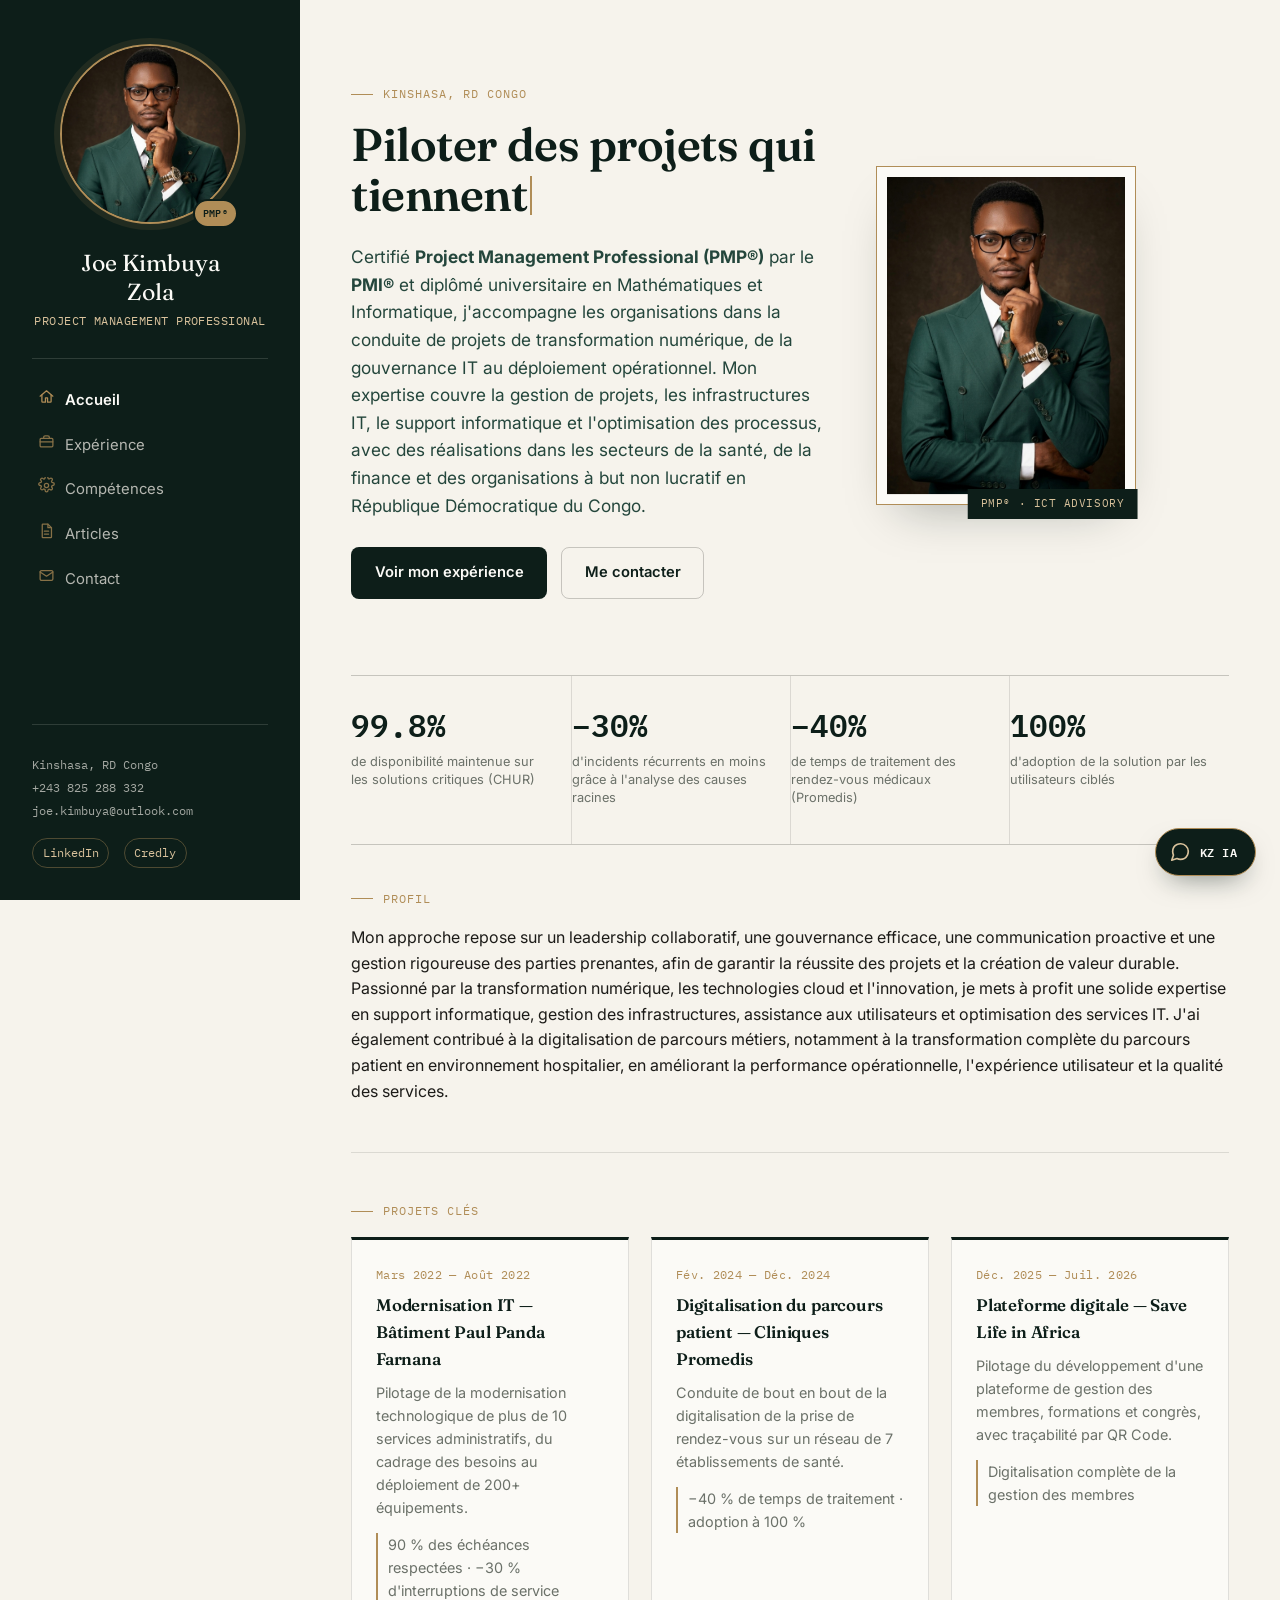
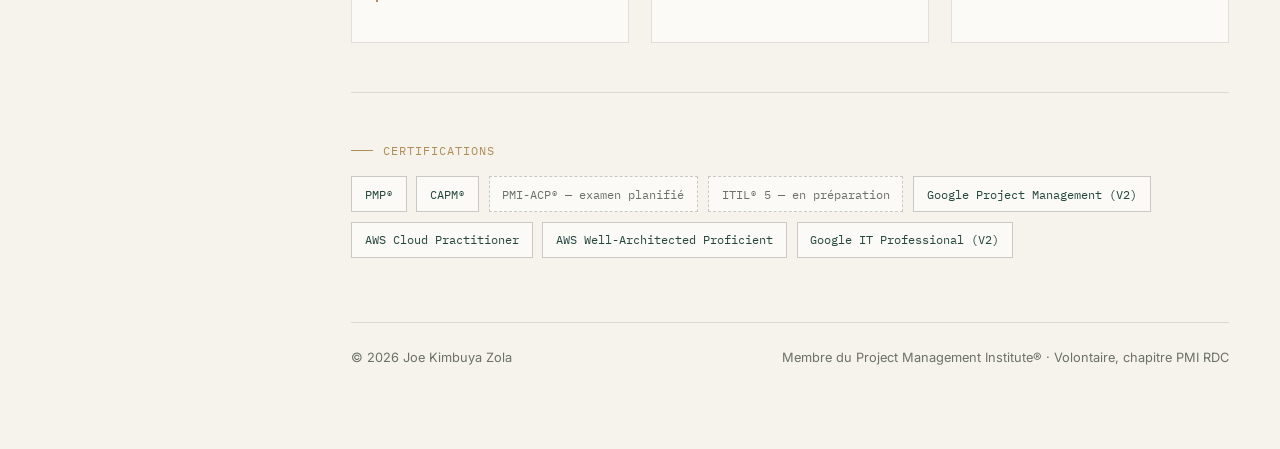
<file: index.html>
<!DOCTYPE html>
<html lang="fr">
<head>
<meta charset="UTF-8">
<meta name="viewport" content="width=device-width, initial-scale=1.0">
<title>Joe Kimbuya Zola, PMP® — Project Management Professional</title>
<meta name="description" content="Portfolio de Joe Kimbuya Zola, PMP® — Consultant en gestion de projet, transformation digitale et gouvernance IT basé à Kinshasa, RD Congo.">
<link rel="icon" href="assets/img/favicon.svg" type="image/svg+xml">
<link rel="icon" href="assets/img/favicon.ico" sizes="any">
<link rel="icon" href="assets/img/favicon-32.png" type="image/png" sizes="32x32">
<link rel="icon" href="assets/img/favicon-16.png" type="image/png" sizes="16x16">
<link rel="apple-touch-icon" href="assets/img/apple-touch-icon.png">
<link rel="stylesheet" href="assets/style.css">
</head>
<body>
<div class="preloader" id="preloader" aria-hidden="true">
  <div class="preloader-spiral">
    <span class="preloader-mark">KZ</span>
  </div>
</div>

<div class="scrim"></div>

<header class="topbar">
  <span class="topbar-name">Joe <b>Kimbuya Zola</b></span>
  <button class="topbar-toggle" aria-label="Ouvrir le menu">☰</button>
</header>

<div class="app">
  <aside class="sidebar">
    <div class="sidebar-portrait">
      <img src="assets/img/joe-portrait.png" alt="Portrait de Joe Kimbuya Zola">
      <span class="seal">PMP®</span>
    </div>
    <div class="sidebar-name">Joe Kimbuya<br>Zola</div>
    <div class="sidebar-role">Project Management Professional</div>

  <ul class="sidebar-nav">
  <li><a href="index.html" class="active"><span class="nav-icon" aria-hidden="true"><svg viewBox="0 0 24 24" fill="none" stroke="currentColor" stroke-width="1.8" stroke-linecap="round" stroke-linejoin="round"><path d="M3 11.5 12 4l9 7.5"/><path d="M5.5 10v9a1 1 0 0 0 1 1h4v-6h3v6h4a1 1 0 0 0 1-1v-9"/></svg></span> Accueil</a></li>
  <li><a href="experience.html"><span class="nav-icon" aria-hidden="true"><svg viewBox="0 0 24 24" fill="none" stroke="currentColor" stroke-width="1.8" stroke-linecap="round" stroke-linejoin="round"><rect x="3" y="7.5" width="18" height="12" rx="1.5"/><path d="M8 7.5V6a2 2 0 0 1 2-2h4a2 2 0 0 1 2 2v1.5"/><path d="M3 12.5h18"/></svg></span> Expérience</a></li>
  <li><a href="skills.html"><span class="nav-icon" aria-hidden="true"><svg viewBox="0 0 24 24" fill="none" stroke="currentColor" stroke-width="1.8" stroke-linecap="round" stroke-linejoin="round"><circle cx="12" cy="12" r="3"/><path d="M19.4 13a1.65 1.65 0 0 0 .33 1.82l.06.06a2 2 0 1 1-2.83 2.83l-.06-.06a1.65 1.65 0 0 0-1.82-.33 1.65 1.65 0 0 0-1 1.51V19a2 2 0 0 1-4 0v-.09A1.65 1.65 0 0 0 9 17.09a1.65 1.65 0 0 0-1.82.33l-.06.06a2 2 0 1 1-2.83-2.83l.06-.06A1.65 1.65 0 0 0 4.68 13 1.65 1.65 0 0 0 3.17 12H3a2 2 0 0 1 0-4h.09A1.65 1.65 0 0 0 4.68 7 1.65 1.65 0 0 0 4.35 5.18l-.06-.06a2 2 0 1 1 2.83-2.83l.06.06A1.65 1.65 0 0 0 9 2.68 1.65 1.65 0 0 0 10 1.17V1a2 2 0 0 1 4 0v.09a1.65 1.65 0 0 0 1 1.51 1.65 1.65 0 0 0 1.82-.33l.06-.06a2 2 0 1 1 2.83 2.83l-.06.06A1.65 1.65 0 0 0 19.32 7a1.65 1.65 0 0 0 1.51 1H21a2 2 0 0 1 0 4h-.09a1.65 1.65 0 0 0-1.51 1z"/></svg></span> Compétences</a></li>
  <li><a href="articles.html"><span class="nav-icon" aria-hidden="true"><svg viewBox="0 0 24 24" fill="none" stroke="currentColor" stroke-width="1.8" stroke-linecap="round" stroke-linejoin="round"><path d="M7 3h7l5 5v13a1 1 0 0 1-1 1H7a1 1 0 0 1-1-1V4a1 1 0 0 1 1-1z"/><path d="M14 3v5h5"/><path d="M9 13h6"/><path d="M9 17h6"/></svg></span> Articles</a></li>
  <li><a href="contact.html"><span class="nav-icon" aria-hidden="true"><svg viewBox="0 0 24 24" fill="none" stroke="currentColor" stroke-width="1.8" stroke-linecap="round" stroke-linejoin="round"><rect x="3" y="5" width="18" height="14" rx="2"/><path d="m3 7 9 6 9-6"/></svg></span> Contact</a></li>
</ul>

    <div class="sidebar-footer">
      <div class="sidebar-contact">
        Kinshasa, RD Congo<br>
        <a href="tel:+243825288332">+243 825 288 332</a><br>
        <a href="mailto:joe.kimbuya@outlook.com">joe.kimbuya@outlook.com</a>
      </div>
      <div class="sidebar-socials">
        <a href="https://www.linkedin.com/in/joe-kimbuya-zola-pmp%C2%AE-80a779181/" title="My LinkedIn">LinkedIn</a>
        <a href="https://www.credly.com/users/joe-kimbuya-zola.7fec0fc1/edit/badges/credly" title="My Credly">Credly</a>
      </div>
    </div>
  </aside>

  <main class="content">
    <div class="content-inner">

      <section class="hero">
        <div>
          <p class="eyebrow">Kinshasa, RD Congo</p>
          <h1><span class="sr-only">Piloter des projets qui tiennent leurs délais, leurs coûts et leurs promesses.</span><span id="hero-typewriter" class="tw-text" aria-hidden="true">Piloter des projets qui tiennent leurs <span class="accent">délais</span>, leurs <span class="accent">coûts</span> et leurs <span class="accent">promesses</span>.</span><span class="tw-cursor" aria-hidden="true"></span></h1>
          <p class="hero-lede">Certifié <b>Project Management Professional (PMP®)</b> par le <b>PMI®</b> et diplômé universitaire en Mathématiques et Informatique, j'accompagne les organisations dans la conduite de projets de transformation numérique, de la gouvernance IT au déploiement opérationnel. Mon expertise couvre la gestion de projets, les infrastructures IT, le support informatique et l'optimisation des processus, avec des réalisations dans les secteurs de la santé, de la finance et des organisations à but non lucratif en République Démocratique du Congo.</p>
          <div class="hero-ctas">
            <a href="experience.html" class="btn btn-primary">Voir mon expérience</a>
            <a href="contact.html" class="btn btn-ghost">Me contacter</a>
          </div>
        </div>

        <div class="hero-portrait-wrap">
          <div class="hero-portrait-frame">
            <img src="assets/img/joe-portrait.png" alt="Joe Kimbuya Zola, PMP">
          </div>
          <span class="hero-portrait-tag">PMP® · ICT ADVISORY</span>
        </div>
      </section>

      <div class="kpi-strip">
        <div class="kpi">
          <span class="kpi-figure" data-target="99.8" data-suffix="%">99.8%</span>
          <p class="kpi-label">de disponibilité maintenue sur les solutions critiques (CHUR)</p>
        </div>
        <div class="kpi">
          <span class="kpi-figure" data-target="30" data-prefix="−" data-suffix="%">−30%</span>
          <p class="kpi-label">d'incidents récurrents en moins grâce à l'analyse des causes racines</p>
        </div>
        <div class="kpi">
          <span class="kpi-figure" data-target="40" data-prefix="−" data-suffix="%">−40%</span>
          <p class="kpi-label">de temps de traitement des rendez-vous médicaux (Promedis)</p>
        </div>
        <div class="kpi">
          <span class="kpi-figure" data-target="100" data-suffix="%">100%</span>
          <p class="kpi-label">d'adoption de la solution par les utilisateurs ciblés</p>
        </div>
      </div>

      <p class="eyebrow">Profil</p>
      <p>Mon approche repose sur un leadership collaboratif, une gouvernance efficace, une communication proactive et une gestion rigoureuse des parties prenantes, afin de garantir la réussite des projets et la création de valeur durable. Passionné par la transformation numérique, les technologies cloud et l'innovation, je mets à profit une solide expertise en support informatique, gestion des infrastructures, assistance aux utilisateurs et optimisation des services IT. J'ai également contribué à la digitalisation de parcours métiers, notamment à la transformation complète du parcours patient en environnement hospitalier, en améliorant la performance opérationnelle, l'expérience utilisateur et la qualité des services. </p>

      <hr class="rule">

      <p class="eyebrow">Projets clés</p>
      <div class="card-grid">
        <div class="card">
          <span class="card-period">Mars 2022 — Août 2022</span>
          <h3>Modernisation IT — Bâtiment Paul Panda Farnana</h3>
          <p>Pilotage de la modernisation technologique de plus de 10 services administratifs, du cadrage des besoins au déploiement de 200+ équipements.</p>
          <p class="card-result">90 % des échéances respectées · −30 % d'interruptions de service</p>
        </div>
        <div class="card">
          <span class="card-period">Fév. 2024 — Déc. 2024</span>
          <h3>Digitalisation du parcours patient — Cliniques Promedis</h3>
          <p>Conduite de bout en bout de la digitalisation de la prise de rendez-vous sur un réseau de 7 établissements de santé.</p>
          <p class="card-result">−40 % de temps de traitement · adoption à 100 %</p>
        </div>
        <div class="card">
          <span class="card-period">Déc. 2025 — Juil. 2026</span>
          <h3>Plateforme digitale — Save Life in Africa</h3>
          <p>Pilotage du développement d'une plateforme de gestion des membres, formations et congrès, avec traçabilité par QR Code.</p>
          <p class="card-result">Digitalisation complète de la gestion des membres</p>
        </div>
      </div>

      <hr class="rule">

      <p class="eyebrow">Certifications</p>
      <div class="cert-strip">
        <span class="cert-chip"> <a href="https://www.credly.com/badges/8214ecd9-d6d5-4098-ad6e-2c53fd996d72">PMP®</a></span>
        <span class="cert-chip"> <a href="https://www.credly.com/badges/b0d53883-7446-4245-baca-3d3485b932ff/public_url">CAPM®</a></span>
        <span class="cert-chip status-progress">PMI-ACP® — examen planifié</span>
        <span class="cert-chip status-progress">ITIL® 5 — en préparation</span>
        <span class="cert-chip"> <a href="https://www.credly.com/badges/26f52ce4-5828-4975-8a7b-411c167cd527/public_url">Google Project Management (V2)</a></span>
        <span class="cert-chip"> <a href="https://www.credly.com/badges/c94857b8-7781-4041-adcf-e52eccd27612/public_url">AWS Cloud Practitioner</a></span>
        <span class="cert-chip"> <a href="https://www.credly.com/badges/c8150834-64ba-4658-8d4d-e5c4da7c38a0/public_url">AWS Well-Architected Proficient</a></span>
        <span class="cert-chip"> <a href="https://www.credly.com/badges/f7ce97ce-5dca-45f1-925b-30c4c78fb2cc/public_url">Google IT Professional (V2)</a></span>
      </div>

      <footer class="site-footer">
        <span>© 2026 Joe Kimbuya Zola</span>
        <span>Membre du Project Management Institute® · Volontaire, chapitre PMI RDC</span>
      </footer>
    </div>
  </main>
</div>

<script src="assets/script.js"></script>
<script src="assets/chatbot.js" defer></script>

</body>
</html>
</file>
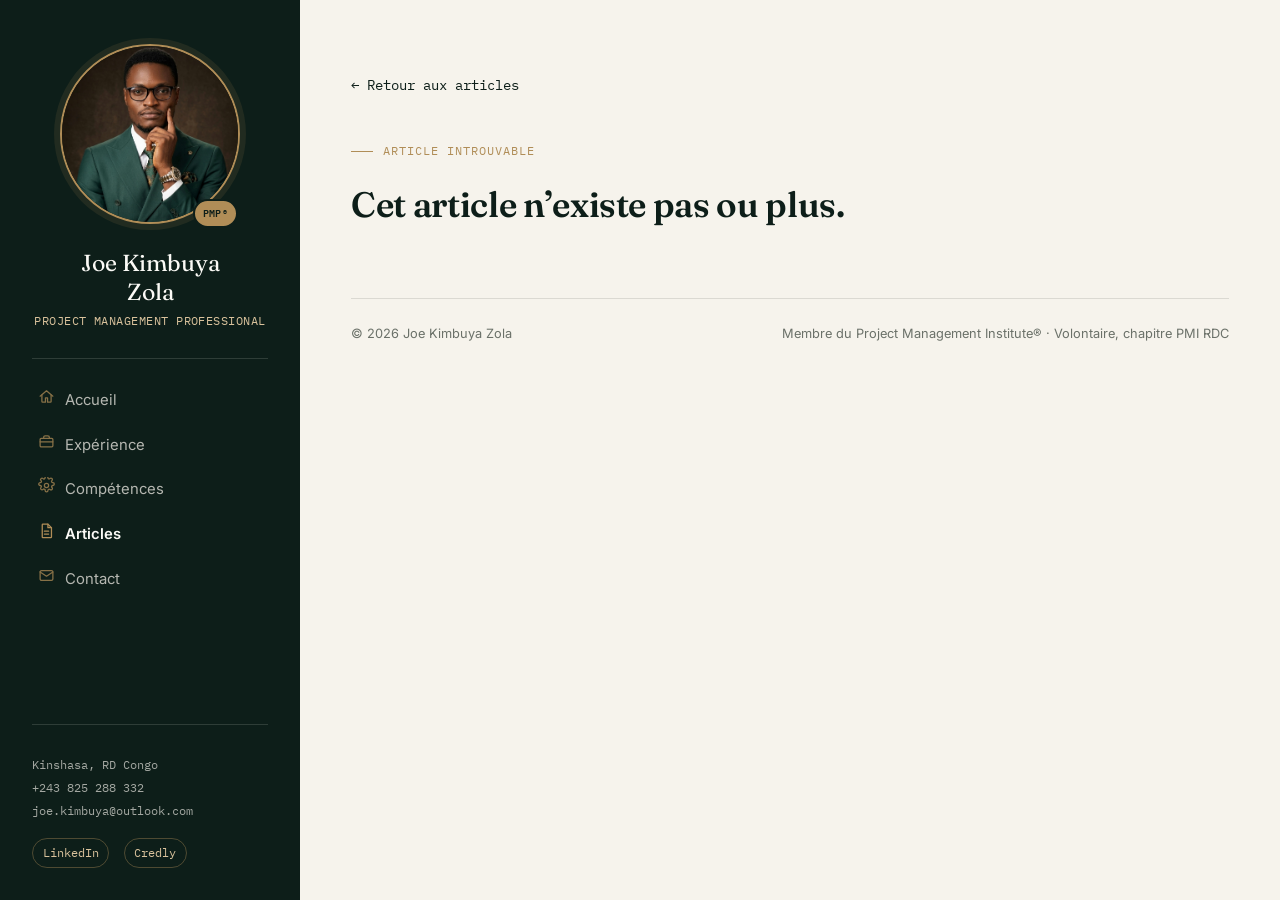
<file: article.html>
<!DOCTYPE html>
<html lang="fr">
<head>
<meta charset="UTF-8">
<meta name="viewport" content="width=device-width, initial-scale=1.0">
<title>Article — Joe Kimbuya Zola, PMP®</title>
<meta name="description" content="Article de Joe Kimbuya Zola, PMP®.">
<link rel="icon" href="assets/img/favicon.svg" type="image/svg+xml">
<link rel="icon" href="assets/img/favicon.ico" sizes="any">
<link rel="icon" href="assets/img/favicon-32.png" type="image/png" sizes="32x32">
<link rel="icon" href="assets/img/favicon-16.png" type="image/png" sizes="16x16">
<link rel="apple-touch-icon" href="assets/img/apple-touch-icon.png">
<link rel="stylesheet" href="assets/style.css">
</head>
<body>

<div class="scrim"></div>

<header class="topbar">
  <span class="topbar-name">Joe <b>Kimbuya Zola</b></span>
  <button class="topbar-toggle" aria-label="Ouvrir le menu">☰</button>
</header>

<div class="app">
  <aside class="sidebar">
    <div class="sidebar-portrait">
      <img src="assets/img/joe-portrait.png" alt="Portrait de Joe Kimbuya Zola">
      <span class="seal">PMP®</span>
    </div>
    <div class="sidebar-name">Joe Kimbuya<br>Zola</div>
    <div class="sidebar-role">Project Management Professional</div>

<ul class="sidebar-nav">
  <li><a href="index.html"><span class="nav-icon" aria-hidden="true"><svg viewBox="0 0 24 24" fill="none" stroke="currentColor" stroke-width="1.8" stroke-linecap="round" stroke-linejoin="round"><path d="M3 11.5 12 4l9 7.5"/><path d="M5.5 10v9a1 1 0 0 0 1 1h4v-6h3v6h4a1 1 0 0 0 1-1v-9"/></svg></span> Accueil</a></li>
  <li><a href="experience.html"><span class="nav-icon" aria-hidden="true"><svg viewBox="0 0 24 24" fill="none" stroke="currentColor" stroke-width="1.8" stroke-linecap="round" stroke-linejoin="round"><rect x="3" y="7.5" width="18" height="12" rx="1.5"/><path d="M8 7.5V6a2 2 0 0 1 2-2h4a2 2 0 0 1 2 2v1.5"/><path d="M3 12.5h18"/></svg></span> Expérience</a></li>
  <li><a href="skills.html"><span class="nav-icon" aria-hidden="true"><svg viewBox="0 0 24 24" fill="none" stroke="currentColor" stroke-width="1.8" stroke-linecap="round" stroke-linejoin="round"><circle cx="12" cy="12" r="3"/><path d="M19.4 13a1.65 1.65 0 0 0 .33 1.82l.06.06a2 2 0 1 1-2.83 2.83l-.06-.06a1.65 1.65 0 0 0-1.82-.33 1.65 1.65 0 0 0-1 1.51V19a2 2 0 0 1-4 0v-.09A1.65 1.65 0 0 0 9 17.09a1.65 1.65 0 0 0-1.82.33l-.06.06a2 2 0 1 1-2.83-2.83l.06-.06A1.65 1.65 0 0 0 4.68 13 1.65 1.65 0 0 0 3.17 12H3a2 2 0 0 1 0-4h.09A1.65 1.65 0 0 0 4.68 7 1.65 1.65 0 0 0 4.35 5.18l-.06-.06a2 2 0 1 1 2.83-2.83l.06.06A1.65 1.65 0 0 0 9 2.68 1.65 1.65 0 0 0 10 1.17V1a2 2 0 0 1 4 0v.09a1.65 1.65 0 0 0 1 1.51 1.65 1.65 0 0 0 1.82-.33l.06-.06a2 2 0 1 1 2.83 2.83l-.06.06A1.65 1.65 0 0 0 19.32 7a1.65 1.65 0 0 0 1.51 1H21a2 2 0 0 1 0 4h-.09a1.65 1.65 0 0 0-1.51 1z"/></svg></span> Compétences</a></li>
  <li><a href="articles.html" class="active"><span class="nav-icon" aria-hidden="true"><svg viewBox="0 0 24 24" fill="none" stroke="currentColor" stroke-width="1.8" stroke-linecap="round" stroke-linejoin="round"><path d="M7 3h7l5 5v13a1 1 0 0 1-1 1H7a1 1 0 0 1-1-1V4a1 1 0 0 1 1-1z"/><path d="M14 3v5h5"/><path d="M9 13h6"/><path d="M9 17h6"/></svg></span> Articles</a></li>
  <li><a href="contact.html"><span class="nav-icon" aria-hidden="true"><svg viewBox="0 0 24 24" fill="none" stroke="currentColor" stroke-width="1.8" stroke-linecap="round" stroke-linejoin="round"><rect x="3" y="5" width="18" height="14" rx="2"/><path d="m3 7 9 6 9-6"/></svg></span> Contact</a></li>
</ul>

    <div class="sidebar-footer">
      <div class="sidebar-contact">
        Kinshasa, RD Congo<br>
        <a href="tel:+243825288332">+243 825 288 332</a><br>
        <a href="mailto:joe.kimbuya@outlook.com">joe.kimbuya@outlook.com</a>
      </div>
      <div class="sidebar-socials">
        <a href="#" title="Ajoutez votre lien LinkedIn">LinkedIn</a>
        <a href="#" title="Ajoutez votre lien Credly">Credly</a>
      </div>
    </div>
  </aside>

  <main class="content">
    <div class="content-inner" id="article-detail">
      <!-- Rempli automatiquement par assets/articles.js selon ?slug= dans l'URL -->
    </div>

    <div class="content-inner">
      <footer class="site-footer">
        <span>© 2026 Joe Kimbuya Zola</span>
        <span>Membre du Project Management Institute® · Volontaire, chapitre PMI RDC</span>
      </footer>
    </div>
  </main>
</div>

<script src="assets/script.js"></script>
<script src="assets/articles-data.js"></script>
<script src="assets/articles.js"></script>
</body>
</html>
</file>
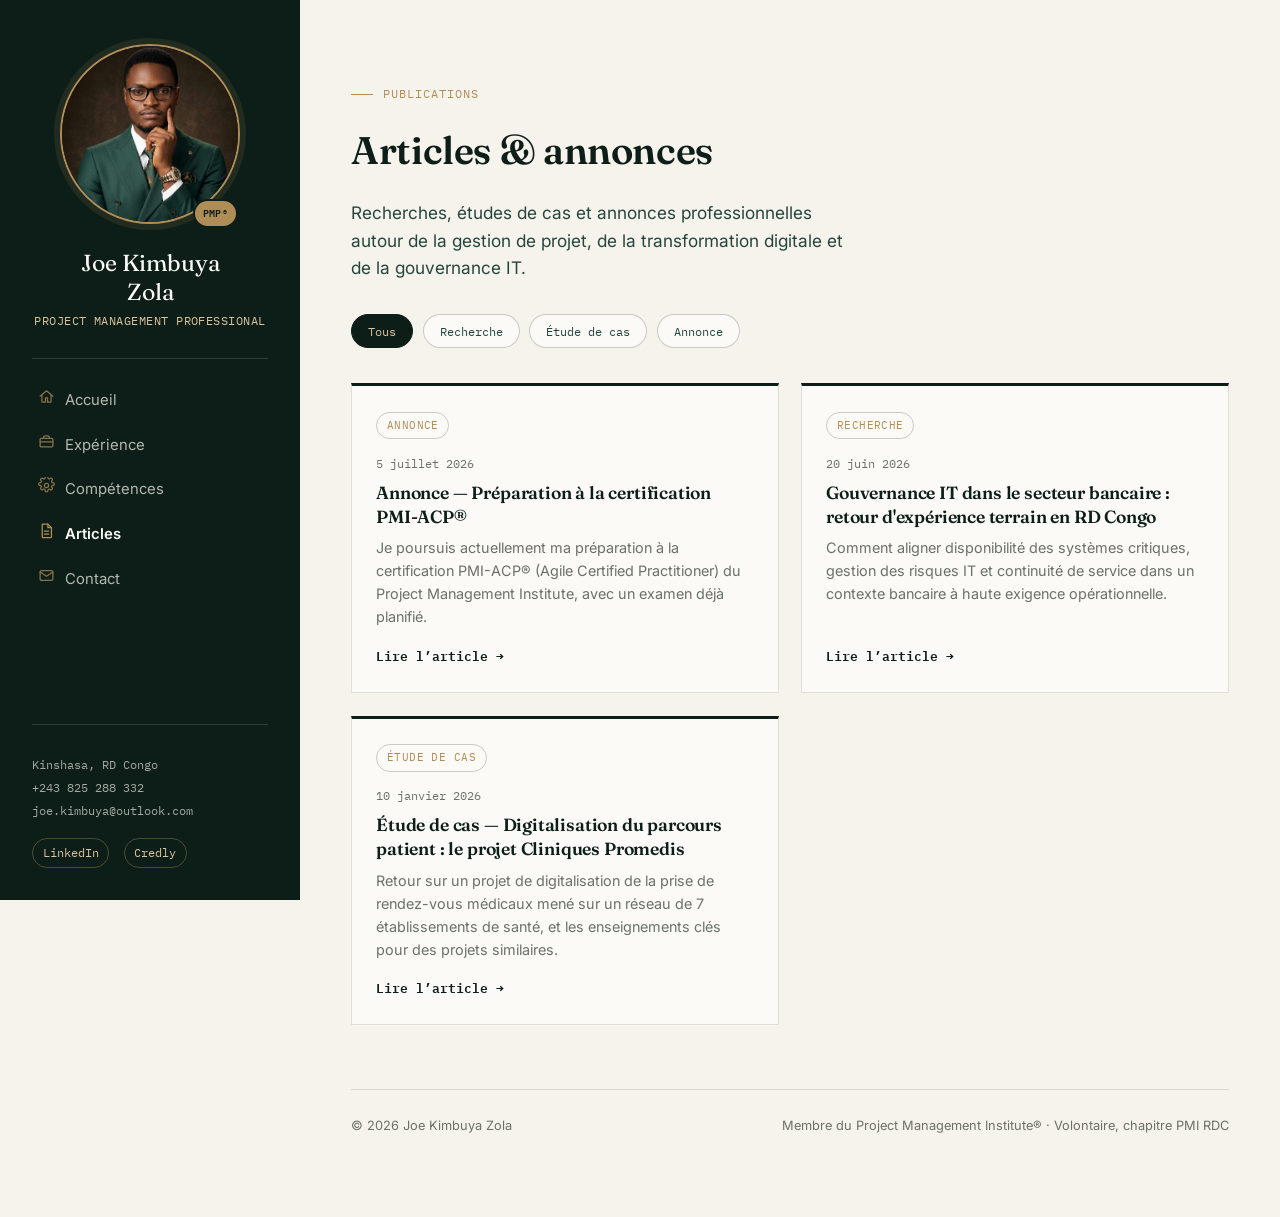
<file: articles.html>
<!DOCTYPE html>
<html lang="fr">
<head>
<meta charset="UTF-8">
<meta name="viewport" content="width=device-width, initial-scale=1.0">
<title>Articles — Joe Kimbuya Zola, PMP®</title>
<meta name="description" content="Articles, recherches, études de cas et annonces professionnelles de Joe Kimbuya Zola, PMP® — gestion de projet, transformation digitale et gouvernance IT.">
<link rel="icon" href="assets/img/favicon.svg" type="image/svg+xml">
<link rel="icon" href="assets/img/favicon.ico" sizes="any">
<link rel="icon" href="assets/img/favicon-32.png" type="image/png" sizes="32x32">
<link rel="icon" href="assets/img/favicon-16.png" type="image/png" sizes="16x16">
<link rel="apple-touch-icon" href="assets/img/apple-touch-icon.png">
<link rel="stylesheet" href="assets/style.css">
</head>
<body>

<div class="scrim"></div>

<header class="topbar">
  <span class="topbar-name">Joe <b>Kimbuya Zola</b></span>
  <button class="topbar-toggle" aria-label="Ouvrir le menu">☰</button>
</header>

<div class="app">
  <aside class="sidebar">
    <div class="sidebar-portrait">
      <img src="assets/img/joe-portrait.png" alt="Portrait de Joe Kimbuya Zola">
      <span class="seal">PMP®</span>
    </div>
    <div class="sidebar-name">Joe Kimbuya<br>Zola</div>
    <div class="sidebar-role">Project Management Professional</div>

  <ul class="sidebar-nav">
  <li><a href="index.html"><span class="nav-icon" aria-hidden="true"><svg viewBox="0 0 24 24" fill="none" stroke="currentColor" stroke-width="1.8" stroke-linecap="round" stroke-linejoin="round"><path d="M3 11.5 12 4l9 7.5"/><path d="M5.5 10v9a1 1 0 0 0 1 1h4v-6h3v6h4a1 1 0 0 0 1-1v-9"/></svg></span> Accueil</a></li>
  <li><a href="experience.html"><span class="nav-icon" aria-hidden="true"><svg viewBox="0 0 24 24" fill="none" stroke="currentColor" stroke-width="1.8" stroke-linecap="round" stroke-linejoin="round"><rect x="3" y="7.5" width="18" height="12" rx="1.5"/><path d="M8 7.5V6a2 2 0 0 1 2-2h4a2 2 0 0 1 2 2v1.5"/><path d="M3 12.5h18"/></svg></span> Expérience</a></li>
  <li><a href="skills.html"><span class="nav-icon" aria-hidden="true"><svg viewBox="0 0 24 24" fill="none" stroke="currentColor" stroke-width="1.8" stroke-linecap="round" stroke-linejoin="round"><circle cx="12" cy="12" r="3"/><path d="M19.4 13a1.65 1.65 0 0 0 .33 1.82l.06.06a2 2 0 1 1-2.83 2.83l-.06-.06a1.65 1.65 0 0 0-1.82-.33 1.65 1.65 0 0 0-1 1.51V19a2 2 0 0 1-4 0v-.09A1.65 1.65 0 0 0 9 17.09a1.65 1.65 0 0 0-1.82.33l-.06.06a2 2 0 1 1-2.83-2.83l.06-.06A1.65 1.65 0 0 0 4.68 13 1.65 1.65 0 0 0 3.17 12H3a2 2 0 0 1 0-4h.09A1.65 1.65 0 0 0 4.68 7 1.65 1.65 0 0 0 4.35 5.18l-.06-.06a2 2 0 1 1 2.83-2.83l.06.06A1.65 1.65 0 0 0 9 2.68 1.65 1.65 0 0 0 10 1.17V1a2 2 0 0 1 4 0v.09a1.65 1.65 0 0 0 1 1.51 1.65 1.65 0 0 0 1.82-.33l.06-.06a2 2 0 1 1 2.83 2.83l-.06.06A1.65 1.65 0 0 0 19.32 7a1.65 1.65 0 0 0 1.51 1H21a2 2 0 0 1 0 4h-.09a1.65 1.65 0 0 0-1.51 1z"/></svg></span> Compétences</a></li>
  <li><a href="articles.html" class="active"><span class="nav-icon" aria-hidden="true"><svg viewBox="0 0 24 24" fill="none" stroke="currentColor" stroke-width="1.8" stroke-linecap="round" stroke-linejoin="round"><path d="M7 3h7l5 5v13a1 1 0 0 1-1 1H7a1 1 0 0 1-1-1V4a1 1 0 0 1 1-1z"/><path d="M14 3v5h5"/><path d="M9 13h6"/><path d="M9 17h6"/></svg></span> Articles</a></li>
  <li><a href="contact.html"><span class="nav-icon" aria-hidden="true"><svg viewBox="0 0 24 24" fill="none" stroke="currentColor" stroke-width="1.8" stroke-linecap="round" stroke-linejoin="round"><rect x="3" y="5" width="18" height="14" rx="2"/><path d="m3 7 9 6 9-6"/></svg></span> Contact</a></li>
</ul>

    <div class="sidebar-footer">
      <div class="sidebar-contact">
        Kinshasa, RD Congo<br>
        <a href="tel:+243825288332">+243 825 288 332</a><br>
        <a href="mailto:joe.kimbuya@outlook.com">joe.kimbuya@outlook.com</a>
      </div>
      <div class="sidebar-socials">
        <a href="#" title="Ajoutez votre lien LinkedIn">LinkedIn</a>
        <a href="#" title="Ajoutez votre lien Credly">Credly</a>
      </div>
    </div>
  </aside>

  <main class="content">
    <div class="content-inner">

      <p class="eyebrow">Publications</p>
      <h1 style="font-size:clamp(1.8rem,3vw,2.4rem); margin-bottom:0.6rem;">Articles & annonces</h1>
      <p class="hero-lede" style="margin-bottom:2rem;">Recherches, études de cas et annonces professionnelles autour de la gestion de projet, de la transformation digitale et de la gouvernance IT.</p>

      <div class="filter-bar" id="filter-bar">
        <button type="button" class="filter-btn active" data-filter="all">Tous</button>
        <button type="button" class="filter-btn" data-filter="recherche">Recherche</button>
        <button type="button" class="filter-btn" data-filter="etude-de-cas">Étude de cas</button>
        <button type="button" class="filter-btn" data-filter="annonce">Annonce</button>
      </div>

      <div class="articles-grid" id="articles-grid"></div>
      <p class="articles-empty" id="articles-empty" style="display:none;">Aucun article dans cette catégorie pour le moment.</p>

      <footer class="site-footer">
        <span>© 2026 Joe Kimbuya Zola</span>
        <span>Membre du Project Management Institute® · Volontaire, chapitre PMI RDC</span>
      </footer>
    </div>
  </main>
</div>

<script src="assets/script.js"></script>
<script src="assets/articles-data.js"></script>
<script src="assets/articles.js"></script>
</body>
</html>
</file>
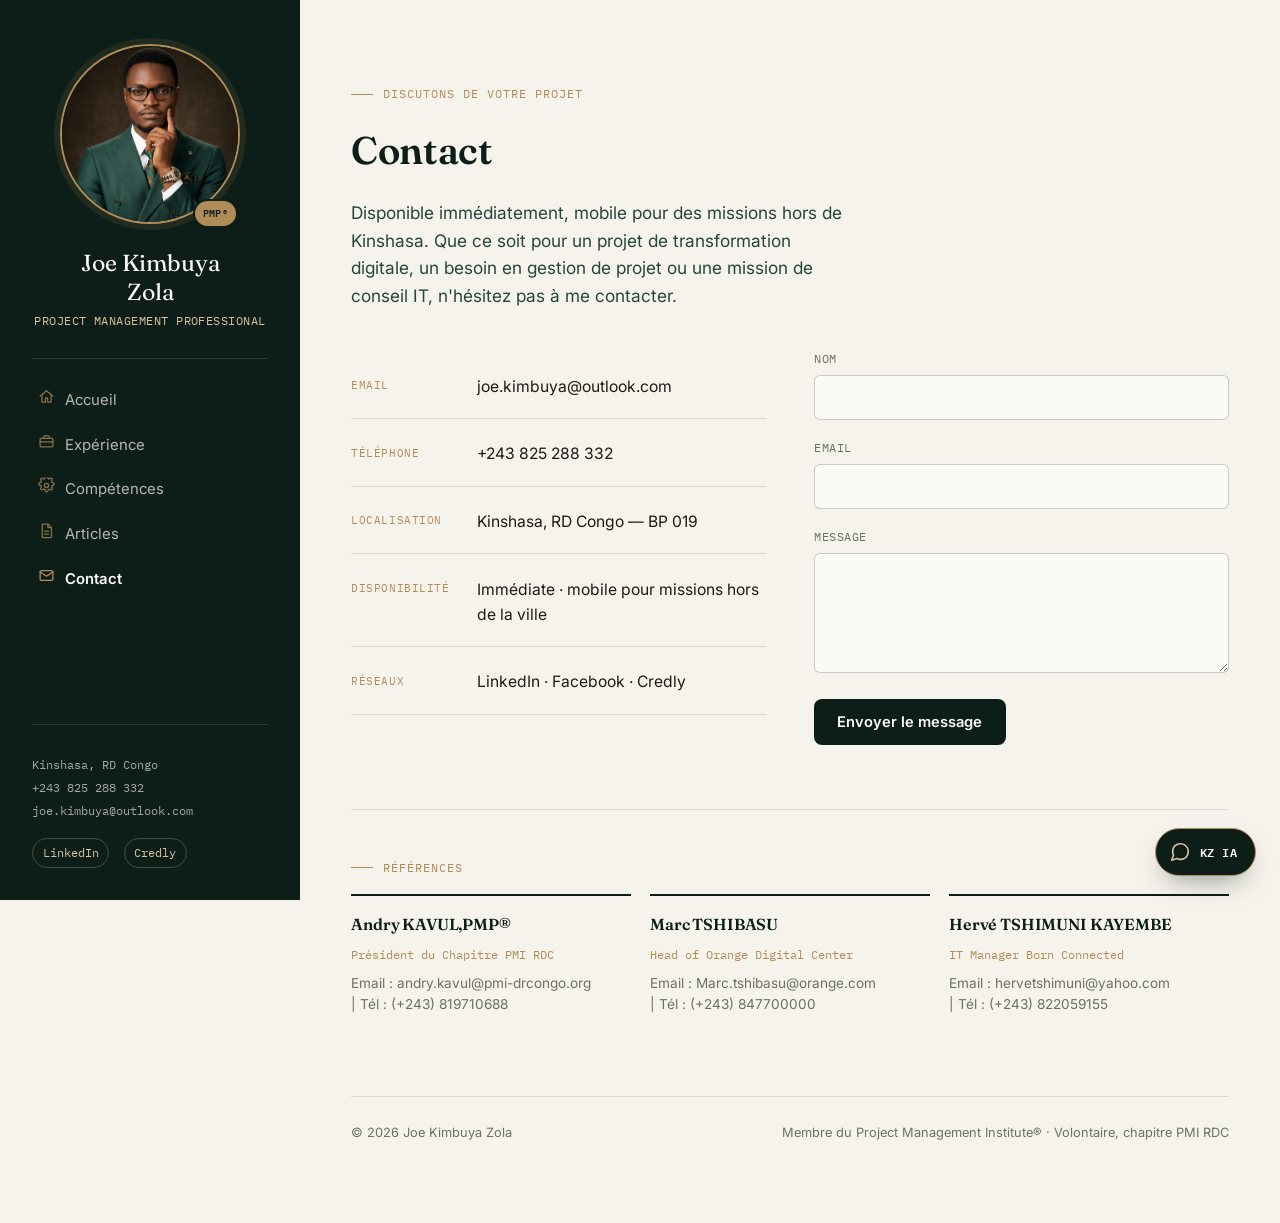
<file: contact.html>
<!DOCTYPE html>
<html lang="fr">
<head>
<meta charset="UTF-8">
<meta name="viewport" content="width=device-width, initial-scale=1.0">
<title>Contact — Joe Kimbuya Zola, PMP®</title>
<meta name="description" content="Contactez Joe Kimbuya Zola, PMP® pour vos projets de gestion de projet et de transformation digitale.">
<link rel="icon" href="assets/img/favicon.svg" type="image/svg+xml">
<link rel="icon" href="assets/img/favicon.ico" sizes="any">
<link rel="icon" href="assets/img/favicon-32.png" type="image/png" sizes="32x32">
<link rel="icon" href="assets/img/favicon-16.png" type="image/png" sizes="16x16">
<link rel="apple-touch-icon" href="assets/img/apple-touch-icon.png">
<link rel="stylesheet" href="assets/style.css">
</head>
<body>

<div class="scrim"></div>

<header class="topbar">
  <span class="topbar-name">Joe <b>Kimbuya Zola</b></span>
  <button class="topbar-toggle" aria-label="Ouvrir le menu">☰</button>
</header>

<div class="app">
  <aside class="sidebar">
    <div class="sidebar-portrait">
      <img src="assets/img/joe-portrait.png" alt="Portrait de Joe Kimbuya Zola">
      <span class="seal">PMP®</span>
    </div>
    <div class="sidebar-name">Joe Kimbuya<br>Zola</div>
    <div class="sidebar-role">Project Management Professional</div>

<ul class="sidebar-nav">
  <li><a href="index.html"><span class="nav-icon" aria-hidden="true"><svg viewBox="0 0 24 24" fill="none" stroke="currentColor" stroke-width="1.8" stroke-linecap="round" stroke-linejoin="round"><path d="M3 11.5 12 4l9 7.5"/><path d="M5.5 10v9a1 1 0 0 0 1 1h4v-6h3v6h4a1 1 0 0 0 1-1v-9"/></svg></span> Accueil</a></li>
  <li><a href="experience.html"><span class="nav-icon" aria-hidden="true"><svg viewBox="0 0 24 24" fill="none" stroke="currentColor" stroke-width="1.8" stroke-linecap="round" stroke-linejoin="round"><rect x="3" y="7.5" width="18" height="12" rx="1.5"/><path d="M8 7.5V6a2 2 0 0 1 2-2h4a2 2 0 0 1 2 2v1.5"/><path d="M3 12.5h18"/></svg></span> Expérience</a></li>
  <li><a href="skills.html"><span class="nav-icon" aria-hidden="true"><svg viewBox="0 0 24 24" fill="none" stroke="currentColor" stroke-width="1.8" stroke-linecap="round" stroke-linejoin="round"><circle cx="12" cy="12" r="3"/><path d="M19.4 13a1.65 1.65 0 0 0 .33 1.82l.06.06a2 2 0 1 1-2.83 2.83l-.06-.06a1.65 1.65 0 0 0-1.82-.33 1.65 1.65 0 0 0-1 1.51V19a2 2 0 0 1-4 0v-.09A1.65 1.65 0 0 0 9 17.09a1.65 1.65 0 0 0-1.82.33l-.06.06a2 2 0 1 1-2.83-2.83l.06-.06A1.65 1.65 0 0 0 4.68 13 1.65 1.65 0 0 0 3.17 12H3a2 2 0 0 1 0-4h.09A1.65 1.65 0 0 0 4.68 7 1.65 1.65 0 0 0 4.35 5.18l-.06-.06a2 2 0 1 1 2.83-2.83l.06.06A1.65 1.65 0 0 0 9 2.68 1.65 1.65 0 0 0 10 1.17V1a2 2 0 0 1 4 0v.09a1.65 1.65 0 0 0 1 1.51 1.65 1.65 0 0 0 1.82-.33l.06-.06a2 2 0 1 1 2.83 2.83l-.06.06A1.65 1.65 0 0 0 19.32 7a1.65 1.65 0 0 0 1.51 1H21a2 2 0 0 1 0 4h-.09a1.65 1.65 0 0 0-1.51 1z"/></svg></span> Compétences</a></li>
  <li><a href="articles.html"><span class="nav-icon" aria-hidden="true"><svg viewBox="0 0 24 24" fill="none" stroke="currentColor" stroke-width="1.8" stroke-linecap="round" stroke-linejoin="round"><path d="M7 3h7l5 5v13a1 1 0 0 1-1 1H7a1 1 0 0 1-1-1V4a1 1 0 0 1 1-1z"/><path d="M14 3v5h5"/><path d="M9 13h6"/><path d="M9 17h6"/></svg></span> Articles</a></li>
  <li><a href="contact.html" class="active"><span class="nav-icon" aria-hidden="true"><svg viewBox="0 0 24 24" fill="none" stroke="currentColor" stroke-width="1.8" stroke-linecap="round" stroke-linejoin="round"><rect x="3" y="5" width="18" height="14" rx="2"/><path d="m3 7 9 6 9-6"/></svg></span> Contact</a></li>
</ul>

    <div class="sidebar-footer">
      <div class="sidebar-contact">
        Kinshasa, RD Congo<br>
        <a href="tel:+243825288332">+243 825 288 332</a><br>
        <a href="mailto:joe.kimbuya@outlook.com">joe.kimbuya@outlook.com</a>
      </div>
      <div class="sidebar-socials">
        <a href="#" title="Ajoutez votre lien LinkedIn">LinkedIn</a>
        <a href="#" title="Ajoutez votre lien Credly">Credly</a>
      </div>
    </div>
  </aside>

  <main class="content">
    <div class="content-inner">

      <p class="eyebrow">Discutons de votre projet</p>
      <h1 style="font-size:clamp(1.8rem,3vw,2.4rem); margin-bottom:0.6rem;">Contact</h1>
      <p class="hero-lede" style="margin-bottom:2.5rem;">Disponible immédiatement, mobile pour des missions hors de Kinshasa. Que ce soit pour un projet de transformation digitale, un besoin en gestion de projet ou une mission de conseil IT, n'hésitez pas à me contacter.</p>

      <div class="contact-grid">
        <div>
          <div class="contact-list">
            <div class="contact-item">
              <span class="k">Email</span>
              <span class="v"><a href="mailto:joe.kimbuya@outlook.com">joe.kimbuya@outlook.com</a></span>
            </div>
            <div class="contact-item">
              <span class="k">Téléphone</span>
              <span class="v"><a href="tel:+243825288332">+243 825 288 332</a></span>
            </div>
            <div class="contact-item">
              <span class="k">Localisation</span>
              <span class="v">Kinshasa, RD Congo — BP 019</span>
            </div>
            <div class="contact-item">
              <span class="k">Disponibilité</span>
              <span class="v">Immédiate · mobile pour missions hors de la ville</span>
            </div>
            <div class="contact-item">
              <span class="k">Réseaux</span>
              <span class="v">
                <a href="https://www.linkedin.com/in/joe-kimbuya-zola-pmp%C2%AE-80a779181/" title="ALinkedIn">LinkedIn</a> ·
                <a href="https://www.facebook.com/joe.kimbuya" title="Facebook">Facebook</a> ·
                <a href="https://www.credly.com/users/joe-kimbuya-zola.7fec0fc1/edit/badges/credly" title="Credly">Credly</a>
              </span>
            </div>
          </div>
        </div>

        <div>
          <form class="contact-form" id="contact-form" novalidate>
            <div class="form-field">
              <label for="name">Nom</label>
              <input type="text" id="name" name="name" required>
            </div>
            <div class="form-field">
              <label for="email">Email</label>
              <input type="email" id="email" name="email" required>
            </div>
            <div class="form-field">
              <label for="message">Message</label>
              <textarea id="message" name="message" required></textarea>
            </div>
            <!-- Piège à robots (anti-spam) : champ caché, invisible pour un humain -->
            <div class="hp-field" aria-hidden="true">
              <label for="company">Ne pas remplir ce champ</label>
              <input type="text" id="company" name="company" tabindex="-1" autocomplete="off">
            </div>

            <button type="submit" class="btn btn-primary" id="contact-submit">Envoyer le message</button>
            <p class="form-status" id="form-status" role="status"></p>
          </form>
        </div>
      </div>

      <hr class="rule">

      <p class="eyebrow">Références</p>
      <div class="lang-grid">
        <div class="lang-card">
          <h3 style="font-size:1rem;">Andry KAVUL,PMP®</h3>
          <span class="lang-level"> Président du Chapitre PMI RDC</span>
          <p>Email : andry.kavul@pmi-drcongo.org  <br>| Tél : (+243) 819710688 </p>
        </div>
        <div class="lang-card">
          <h3 style="font-size:1rem;">Marc TSHIBASU</h3>
          <span class="lang-level"> Head of Orange Digital Center</span>
         <p>Email : Marc.tshibasu@orange.com   <br>| Tél : (+243) 847700000  </p>
        </div>
        <div class="lang-card">
          <h3 style="font-size:1rem;">Hervé TSHIMUNI KAYEMBE</h3>
          <span class="lang-level">IT Manager Born Connected</span>
          <p>Email : hervetshimuni@yahoo.com     <br>| Tél : (+243) 822059155   </p>
        </div>
      </div>
      <p style="color:var(--forest-soft);"></p>

      <footer class="site-footer">
        <span>© 2026 Joe Kimbuya Zola</span>
        <span>Membre du Project Management Institute® · Volontaire, chapitre PMI RDC</span>
      </footer>
    </div>
  </main>
</div>

<script src="assets/script.js"></script>
<script src="assets/contact-form.js"></script>
<script src="assets/chatbot.js" defer></script>
</body>
</html>
</file>
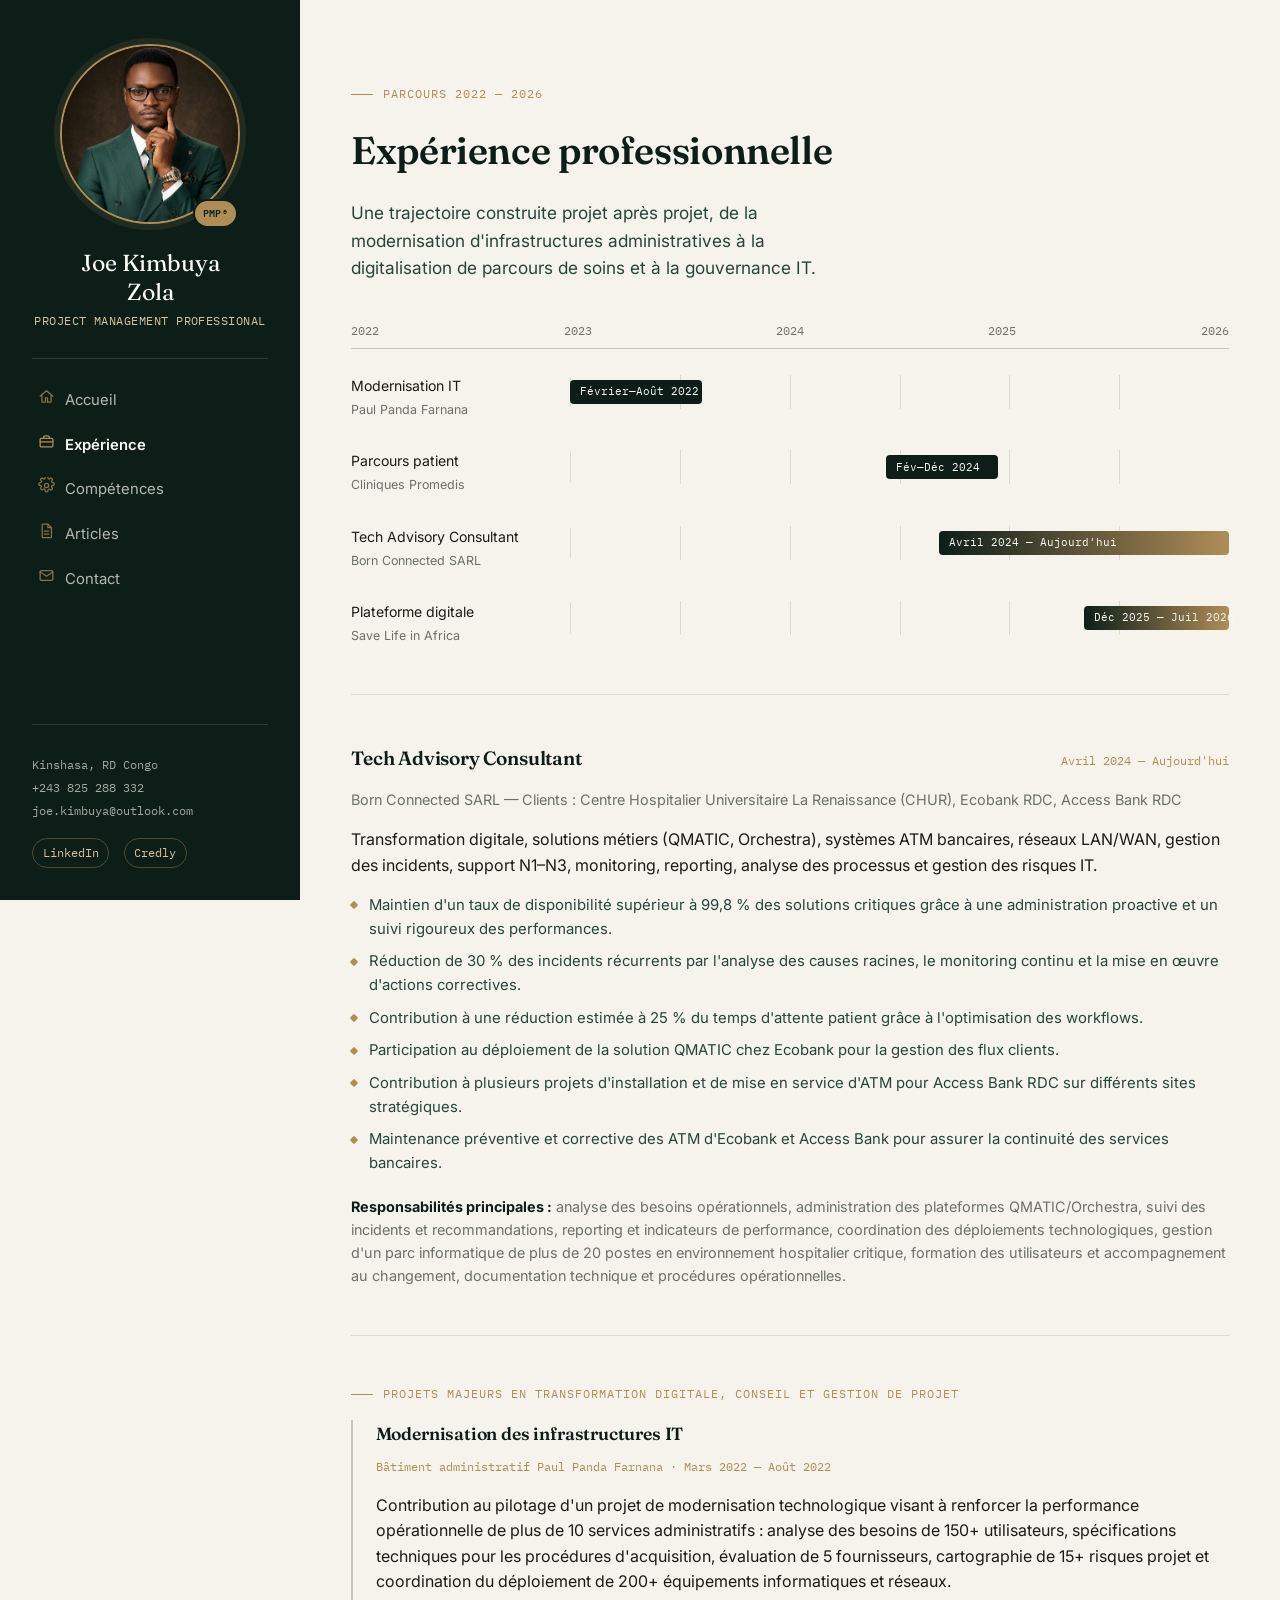
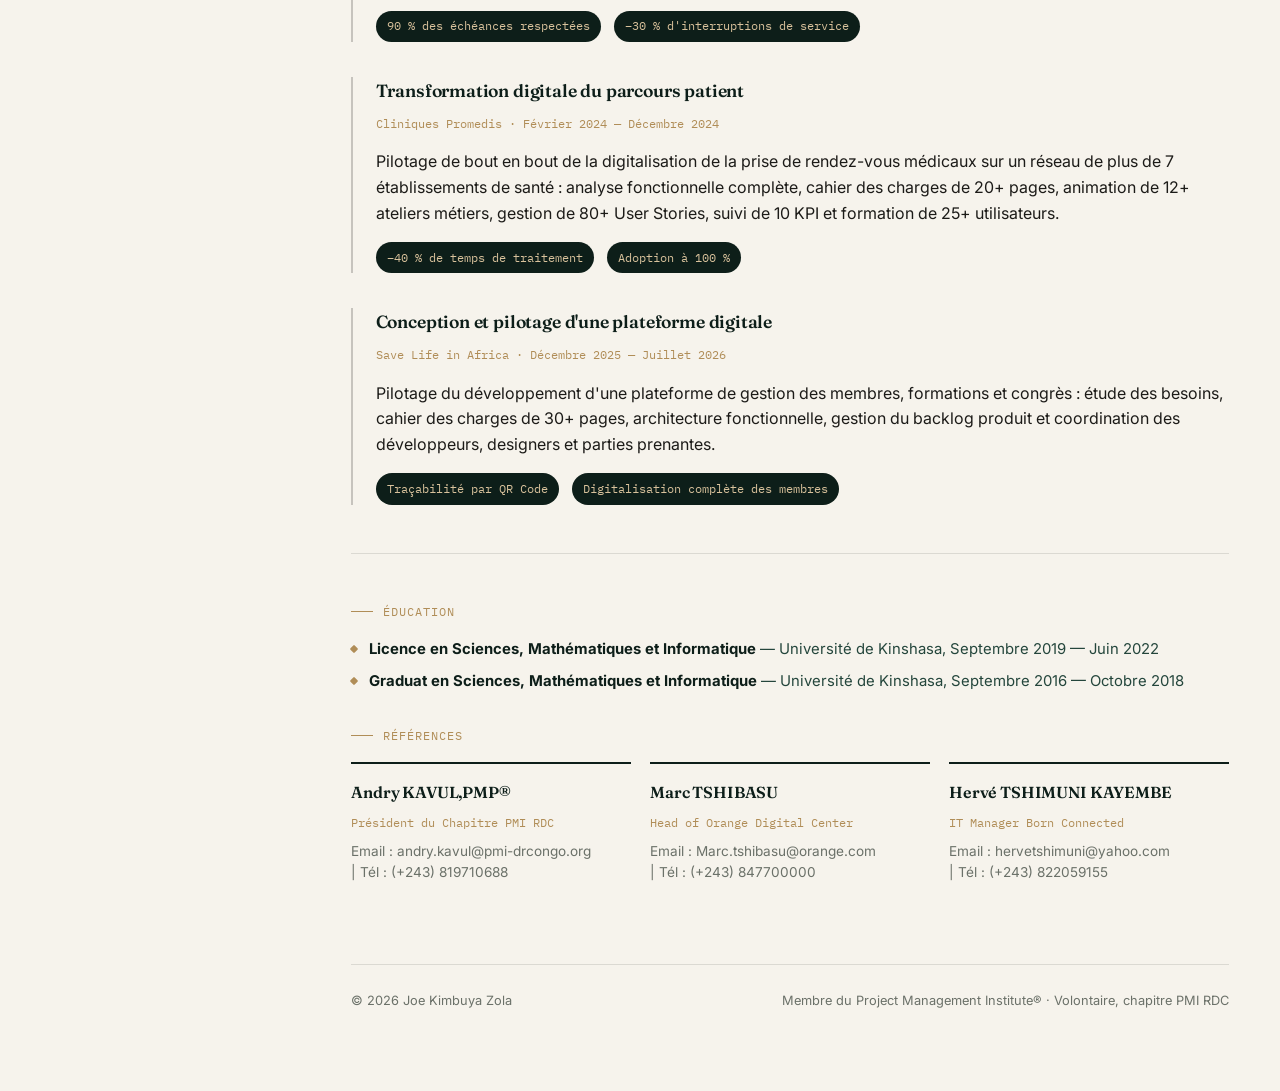
<file: experience.html>
<!DOCTYPE html>
<html lang="fr">
<head>
<meta charset="UTF-8">
<meta name="viewport" content="width=device-width, initial-scale=1.0">
<title>Expérience — Joe Kimbuya Zola, PMP®</title>
<meta name="description" content="Expérience professionnelle de Joe Kimbuya Zola : conseil en transformation digitale et projets majeurs de 2022 à aujourd'hui.">
<link rel="icon" href="assets/img/favicon.svg" type="image/svg+xml">
<link rel="icon" href="assets/img/favicon.ico" sizes="any">
<link rel="icon" href="assets/img/favicon-32.png" type="image/png" sizes="32x32">
<link rel="icon" href="assets/img/favicon-16.png" type="image/png" sizes="16x16">
<link rel="apple-touch-icon" href="assets/img/apple-touch-icon.png">
<link rel="stylesheet" href="assets/style.css">
</head>
<body>

<div class="scrim"></div>

<header class="topbar">
  <span class="topbar-name">Joe <b>Kimbuya Zola</b></span>
  <button class="topbar-toggle" aria-label="Ouvrir le menu">☰</button>
</header>

<div class="app">
  <aside class="sidebar">
    <div class="sidebar-portrait">
      <img src="assets/img/joe-portrait.png" alt="Portrait de Joe Kimbuya Zola">
      <span class="seal">PMP®</span>
    </div>
    <div class="sidebar-name">Joe Kimbuya<br>Zola</div>
    <div class="sidebar-role">Project Management Professional</div>

  <ul class="sidebar-nav">
  <li><a href="index.html"><span class="nav-icon" aria-hidden="true"><svg viewBox="0 0 24 24" fill="none" stroke="currentColor" stroke-width="1.8" stroke-linecap="round" stroke-linejoin="round"><path d="M3 11.5 12 4l9 7.5"/><path d="M5.5 10v9a1 1 0 0 0 1 1h4v-6h3v6h4a1 1 0 0 0 1-1v-9"/></svg></span> Accueil</a></li>
  <li><a href="experience.html" class="active"><span class="nav-icon" aria-hidden="true"><svg viewBox="0 0 24 24" fill="none" stroke="currentColor" stroke-width="1.8" stroke-linecap="round" stroke-linejoin="round"><rect x="3" y="7.5" width="18" height="12" rx="1.5"/><path d="M8 7.5V6a2 2 0 0 1 2-2h4a2 2 0 0 1 2 2v1.5"/><path d="M3 12.5h18"/></svg></span> Expérience</a></li>
  <li><a href="skills.html"><span class="nav-icon" aria-hidden="true"><svg viewBox="0 0 24 24" fill="none" stroke="currentColor" stroke-width="1.8" stroke-linecap="round" stroke-linejoin="round"><circle cx="12" cy="12" r="3"/><path d="M19.4 13a1.65 1.65 0 0 0 .33 1.82l.06.06a2 2 0 1 1-2.83 2.83l-.06-.06a1.65 1.65 0 0 0-1.82-.33 1.65 1.65 0 0 0-1 1.51V19a2 2 0 0 1-4 0v-.09A1.65 1.65 0 0 0 9 17.09a1.65 1.65 0 0 0-1.82.33l-.06.06a2 2 0 1 1-2.83-2.83l.06-.06A1.65 1.65 0 0 0 4.68 13 1.65 1.65 0 0 0 3.17 12H3a2 2 0 0 1 0-4h.09A1.65 1.65 0 0 0 4.68 7 1.65 1.65 0 0 0 4.35 5.18l-.06-.06a2 2 0 1 1 2.83-2.83l.06.06A1.65 1.65 0 0 0 9 2.68 1.65 1.65 0 0 0 10 1.17V1a2 2 0 0 1 4 0v.09a1.65 1.65 0 0 0 1 1.51 1.65 1.65 0 0 0 1.82-.33l.06-.06a2 2 0 1 1 2.83 2.83l-.06.06A1.65 1.65 0 0 0 19.32 7a1.65 1.65 0 0 0 1.51 1H21a2 2 0 0 1 0 4h-.09a1.65 1.65 0 0 0-1.51 1z"/></svg></span> Compétences</a></li>
  <li><a href="articles.html"><span class="nav-icon" aria-hidden="true"><svg viewBox="0 0 24 24" fill="none" stroke="currentColor" stroke-width="1.8" stroke-linecap="round" stroke-linejoin="round"><path d="M7 3h7l5 5v13a1 1 0 0 1-1 1H7a1 1 0 0 1-1-1V4a1 1 0 0 1 1-1z"/><path d="M14 3v5h5"/><path d="M9 13h6"/><path d="M9 17h6"/></svg></span> Articles</a></li>
  <li><a href="contact.html"><span class="nav-icon" aria-hidden="true"><svg viewBox="0 0 24 24" fill="none" stroke="currentColor" stroke-width="1.8" stroke-linecap="round" stroke-linejoin="round"><rect x="3" y="5" width="18" height="14" rx="2"/><path d="m3 7 9 6 9-6"/></svg></span> Contact</a></li>
</ul>

    <div class="sidebar-footer">
      <div class="sidebar-contact">
        Kinshasa, RD Congo<br>
        <a href="tel:+243825288332">+243 825 288 332</a><br>
        <a href="mailto:joe.kimbuya@outlook.com">joe.kimbuya@outlook.com</a>
      </div>
      <div class="sidebar-socials">
        <a href="#" title="Ajoutez votre lien LinkedIn">LinkedIn</a>
        <a href="#" title="Ajoutez votre lien Credly">Credly</a>
      </div>
    </div>
  </aside>

  <main class="content">
    <div class="content-inner">

      <p class="eyebrow">Parcours 2022 — 2026</p>
      <h1 style="font-size:clamp(1.8rem,3vw,2.4rem); margin-bottom:0.4rem;">Expérience professionnelle</h1>
      <p class="hero-lede" style="margin-bottom:2.5rem;">Une trajectoire construite projet après projet, de la modernisation d'infrastructures administratives à la digitalisation de parcours de soins et à la gouvernance IT.</p>

      <div class="timeline-axis">
        <span>2022</span><span>2023</span><span>2024</span><span>2025</span><span>2026</span>
      </div>

      <div class="gantt">
        <div class="gantt-row">
          <div class="gantt-label">Modernisation IT<span class="org">Paul Panda Farnana</span></div>
          <div class="gantt-track">
            <div class="gantt-bar" style="left:0%; width:20%;"><span>Février—Août 2022</span></div>
          </div>
        </div>
        <div class="gantt-row">
          <div class="gantt-label">Parcours patient<span class="org">Cliniques Promedis</span></div>
          <div class="gantt-track">
            <div class="gantt-bar" style="left:48%; width:17%;"><span>Fév—Déc 2024</span></div>
          </div>
        </div>
        <div class="gantt-row">
          <div class="gantt-label">Tech Advisory Consultant<span class="org">Born Connected SARL</span></div>
          <div class="gantt-track">
            <div class="gantt-bar ongoing" style="left:56%; width:44%;"><span>Avril 2024 — Aujourd'hui</span></div>
          </div>
        </div>
        <div class="gantt-row">
          <div class="gantt-label">Plateforme digitale<span class="org">Save Life in Africa</span></div>
          <div class="gantt-track">
            <div class="gantt-bar ongoing" style="left:78%; width:22%;"><span>Déc 2025 — Juil 2026</span></div>
          </div>
        </div>
      </div>

      <hr class="rule">

      <div class="role-block">
        <div class="role-header">
          <h3>Tech Advisory Consultant</h3>
          <span class="role-period">Avril 2024 — Aujourd'hui</span>
        </div>
        <p class="role-client">Born Connected SARL — Clients : Centre Hospitalier Universitaire La Renaissance (CHUR), Ecobank RDC, Access Bank RDC</p>
        <p>Transformation digitale, solutions métiers (QMATIC, Orchestra), systèmes ATM bancaires, réseaux LAN/WAN, gestion des incidents, support N1–N3, monitoring, reporting, analyse des processus et gestion des risques IT.</p>

        <ul class="result-list">
          <li>Maintien d'un taux de disponibilité supérieur à 99,8 % des solutions critiques grâce à une administration proactive et un suivi rigoureux des performances.</li>
          <li>Réduction de 30 % des incidents récurrents par l'analyse des causes racines, le monitoring continu et la mise en œuvre d'actions correctives.</li>
          <li>Contribution à une réduction estimée à 25 % du temps d'attente patient grâce à l'optimisation des workflows.</li>
          <li>Participation au déploiement de la solution QMATIC chez Ecobank pour la gestion des flux clients.</li>
          <li>Contribution à plusieurs projets d'installation et de mise en service d'ATM pour Access Bank RDC sur différents sites stratégiques.</li>
          <li>Maintenance préventive et corrective des ATM d'Ecobank et Access Bank pour assurer la continuité des services bancaires.</li>
        </ul>

        <p style="margin-top:1.2rem; font-size:0.9rem; color:var(--slate);">
          <strong style="color:var(--forest-deep);">Responsabilités principales :</strong> analyse des besoins opérationnels, administration des plateformes QMATIC/Orchestra, suivi des incidents et recommandations, reporting et indicateurs de performance, coordination des déploiements technologiques, gestion d'un parc informatique de plus de 20 postes en environnement hospitalier critique, formation des utilisateurs et accompagnement au changement, documentation technique et procédures opérationnelles.
        </p>
      </div>

      <hr class="rule">

      <p class="eyebrow">Projets majeurs en transformation digitale, conseil et gestion de projet</p>

      <div class="project-block">
        <h3>Modernisation des infrastructures IT</h3>
        <span class="project-meta">Bâtiment administratif Paul Panda Farnana · Mars 2022 — Août 2022</span>
        <p>Contribution au pilotage d'un projet de modernisation technologique visant à renforcer la performance opérationnelle de plus de 10 services administratifs : analyse des besoins de 150+ utilisateurs, spécifications techniques pour les procédures d'acquisition, évaluation de 5 fournisseurs, cartographie de 15+ risques projet et coordination du déploiement de 200+ équipements informatiques et réseaux.</p>
        <div class="stat-row">
          <span class="stat-pill">90 % des échéances respectées</span>
          <span class="stat-pill">−30 % d'interruptions de service</span>
        </div>
      </div>

      <div class="project-block">
        <h3>Transformation digitale du parcours patient</h3>
        <span class="project-meta">Cliniques Promedis · Février 2024 — Décembre 2024</span>
        <p>Pilotage de bout en bout de la digitalisation de la prise de rendez-vous médicaux sur un réseau de plus de 7 établissements de santé : analyse fonctionnelle complète, cahier des charges de 20+ pages, animation de 12+ ateliers métiers, gestion de 80+ User Stories, suivi de 10 KPI et formation de 25+ utilisateurs.</p>
        <div class="stat-row">
          <span class="stat-pill">−40 % de temps de traitement</span>
          <span class="stat-pill">Adoption à 100 %</span>
        </div>
      </div>

      <div class="project-block">
        <h3>Conception et pilotage d'une plateforme digitale</h3>
        <span class="project-meta">Save Life in Africa · Décembre 2025 — Juillet 2026</span>
        <p>Pilotage du développement d'une plateforme de gestion des membres, formations et congrès : étude des besoins, cahier des charges de 30+ pages, architecture fonctionnelle, gestion du backlog produit et coordination des développeurs, designers et parties prenantes.</p>
        <div class="stat-row">
          <span class="stat-pill">Traçabilité par QR Code</span>
          <span class="stat-pill">Digitalisation complète des membres</span>
        </div>
      </div>

      <hr class="rule">

      <p class="eyebrow">Éducation</p>
      <ul class="result-list" style="margin-bottom:2rem;">
        <li><strong style="color:var(--forest-deep);">Licence en Sciences, Mathématiques et Informatique</strong> — Université de Kinshasa, Septembre 2019 — Juin 2022</li>
        <li><strong style="color:var(--forest-deep);">Graduat en Sciences, Mathématiques et Informatique</strong> — Université de Kinshasa, Septembre 2016 — Octobre 2018</li>
      </ul>

      <p class="eyebrow">Références </p>
      <div class="lang-grid">
        <div class="lang-card">
          <h3 style="font-size:1rem;">Andry KAVUL,PMP®</h3>
          <span class="lang-level"> Président du Chapitre PMI RDC</span>
          <p>Email : andry.kavul@pmi-drcongo.org  <br>| Tél : (+243) 819710688 </p>
        </div>
        <div class="lang-card">
          <h3 style="font-size:1rem;">Marc TSHIBASU</h3>
          <span class="lang-level"> Head of Orange Digital Center</span>
         <p>Email : Marc.tshibasu@orange.com   <br>| Tél : (+243) 847700000  </p>
        </div>
        <div class="lang-card">
          <h3 style="font-size:1rem;">Hervé TSHIMUNI KAYEMBE</h3>
          <span class="lang-level">IT Manager Born Connected</span>
          <p>Email : hervetshimuni@yahoo.com     <br>| Tél : (+243) 822059155   </p>
        </div>
      </div>





      
      <footer class="site-footer">
        <span>© 2026 Joe Kimbuya Zola</span>
        <span>Membre du Project Management Institute® · Volontaire, chapitre PMI RDC</span>
      </footer>
    </div>
  </main>
</div>

<script src="assets/script.js"></script>
</body>
</html>
</file>
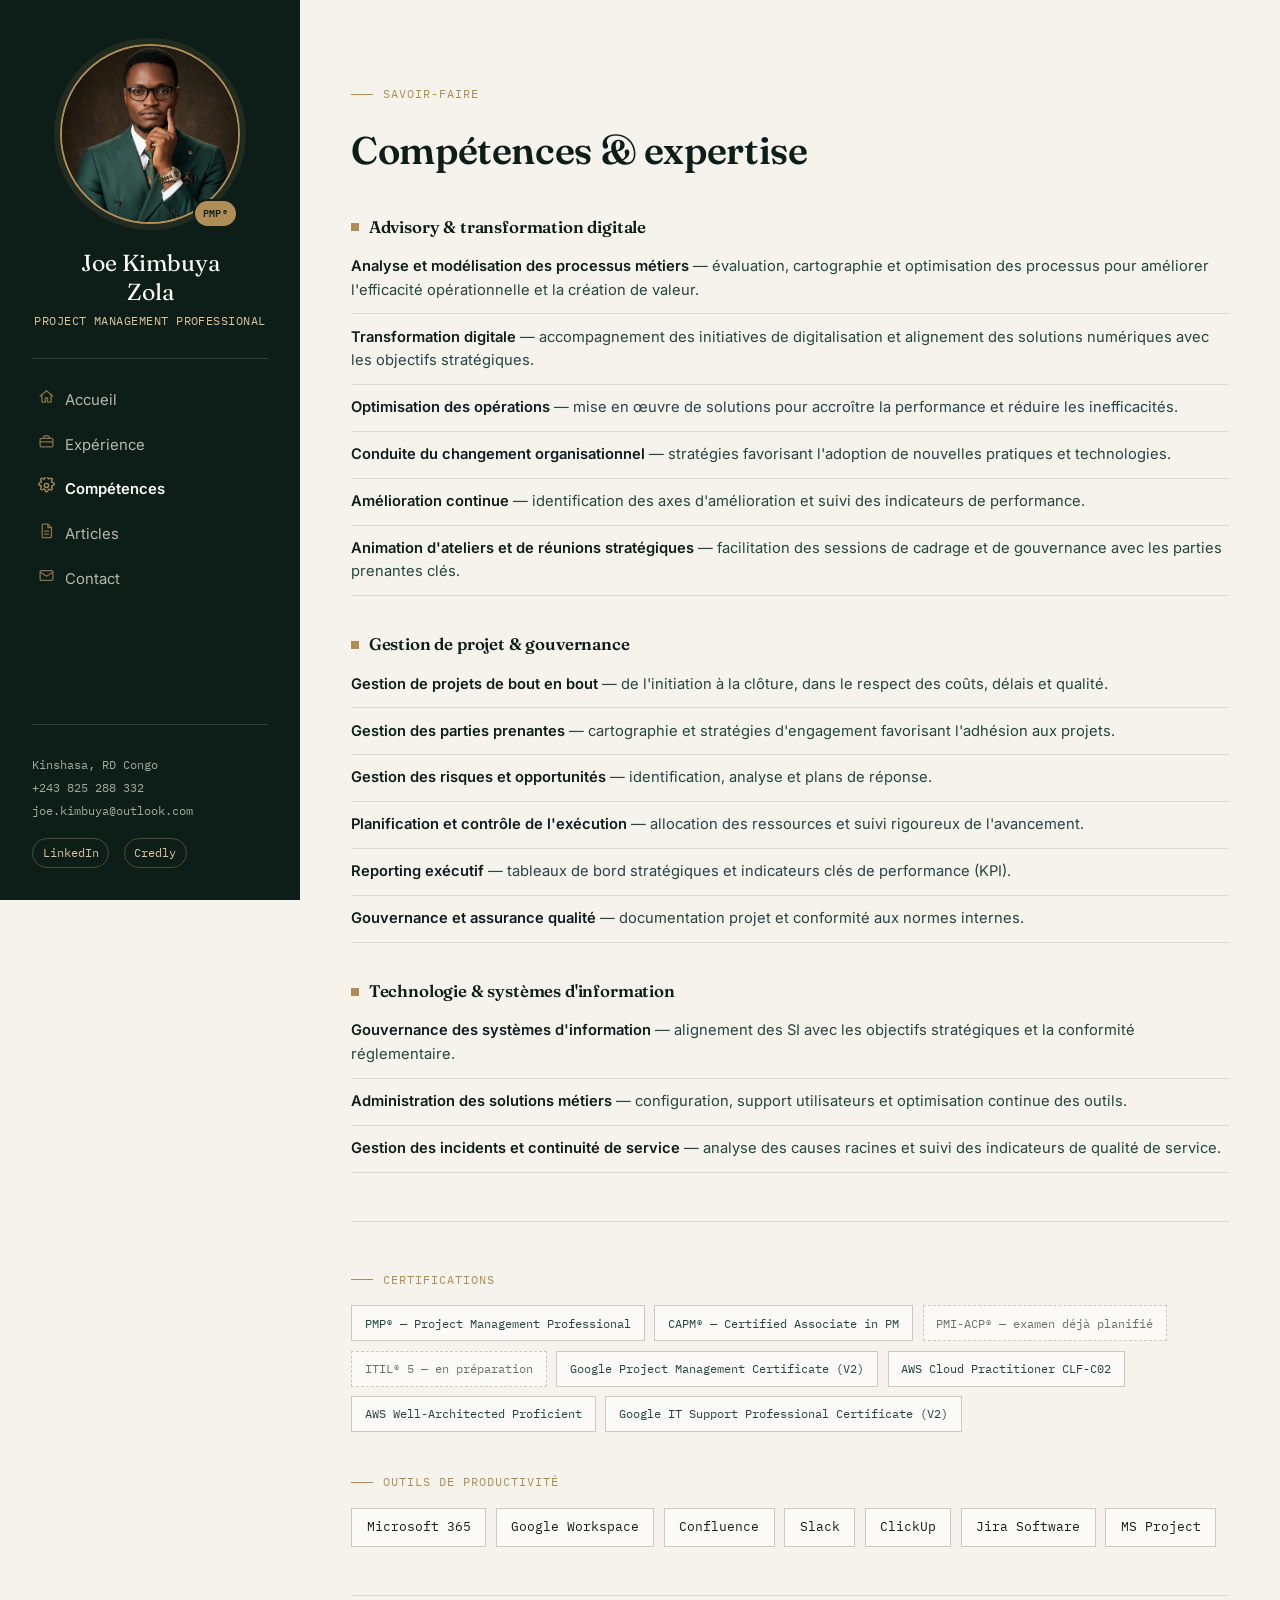
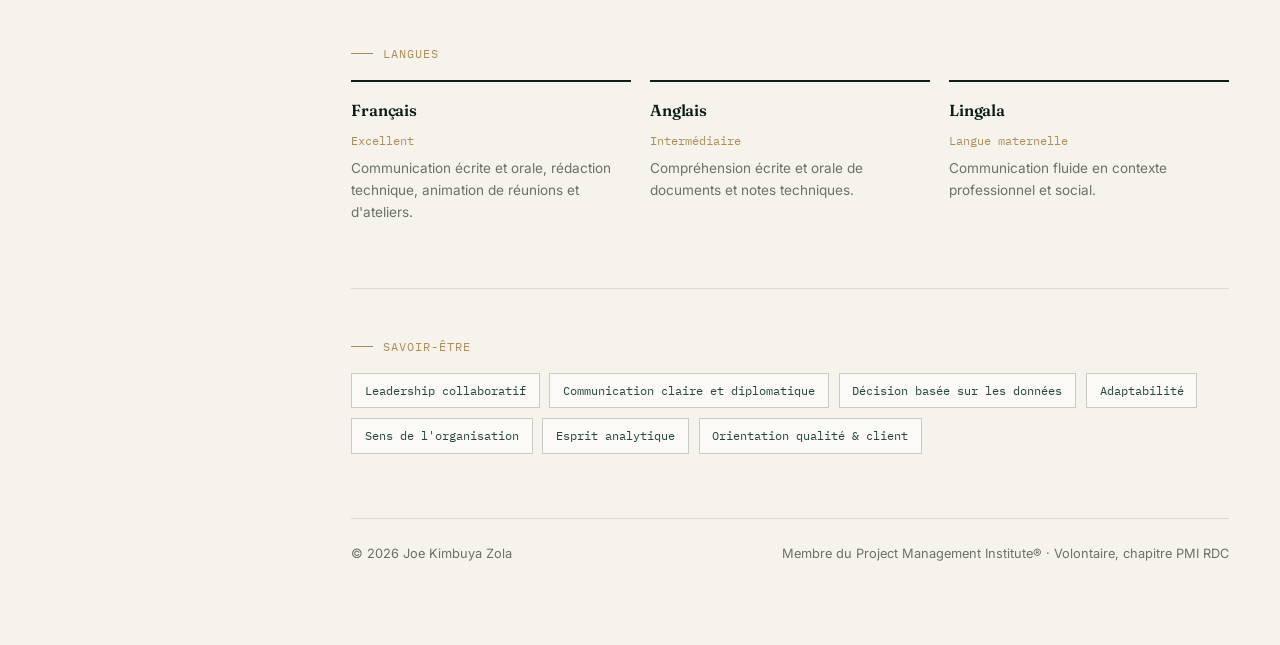
<file: skills.html>
<!DOCTYPE html>
<html lang="fr">
<head>
<meta charset="UTF-8">
<meta name="viewport" content="width=device-width, initial-scale=1.0">
<title>Compétences — Joe Kimbuya Zola, PMP®</title>
<meta name="description" content="Compétences en gestion de projet, transformation digitale, gouvernance IT et outils de productivité.">
<link rel="icon" href="assets/img/favicon.svg" type="image/svg+xml">
<link rel="icon" href="assets/img/favicon.ico" sizes="any">
<link rel="icon" href="assets/img/favicon-32.png" type="image/png" sizes="32x32">
<link rel="icon" href="assets/img/favicon-16.png" type="image/png" sizes="16x16">
<link rel="apple-touch-icon" href="assets/img/apple-touch-icon.png">
<link rel="stylesheet" href="assets/style.css">
</head>
<body>

<div class="scrim"></div>

<header class="topbar">
  <span class="topbar-name">Joe <b>Kimbuya Zola</b></span>
  <button class="topbar-toggle" aria-label="Ouvrir le menu">☰</button>
</header>

<div class="app">
  <aside class="sidebar">
    <div class="sidebar-portrait">
      <img src="assets/img/joe-portrait.png" alt="Portrait de Joe Kimbuya Zola">
      <span class="seal">PMP®</span>
    </div>
    <div class="sidebar-name">Joe Kimbuya<br>Zola</div>
    <div class="sidebar-role">Project Management Professional</div>

  <ul class="sidebar-nav">
  <li><a href="index.html"><span class="nav-icon" aria-hidden="true"><svg viewBox="0 0 24 24" fill="none" stroke="currentColor" stroke-width="1.8" stroke-linecap="round" stroke-linejoin="round"><path d="M3 11.5 12 4l9 7.5"/><path d="M5.5 10v9a1 1 0 0 0 1 1h4v-6h3v6h4a1 1 0 0 0 1-1v-9"/></svg></span> Accueil</a></li>
  <li><a href="experience.html"><span class="nav-icon" aria-hidden="true"><svg viewBox="0 0 24 24" fill="none" stroke="currentColor" stroke-width="1.8" stroke-linecap="round" stroke-linejoin="round"><rect x="3" y="7.5" width="18" height="12" rx="1.5"/><path d="M8 7.5V6a2 2 0 0 1 2-2h4a2 2 0 0 1 2 2v1.5"/><path d="M3 12.5h18"/></svg></span> Expérience</a></li>
  <li><a href="skills.html" class="active"><span class="nav-icon" aria-hidden="true"><svg viewBox="0 0 24 24" fill="none" stroke="currentColor" stroke-width="1.8" stroke-linecap="round" stroke-linejoin="round"><circle cx="12" cy="12" r="3"/><path d="M19.4 13a1.65 1.65 0 0 0 .33 1.82l.06.06a2 2 0 1 1-2.83 2.83l-.06-.06a1.65 1.65 0 0 0-1.82-.33 1.65 1.65 0 0 0-1 1.51V19a2 2 0 0 1-4 0v-.09A1.65 1.65 0 0 0 9 17.09a1.65 1.65 0 0 0-1.82.33l-.06.06a2 2 0 1 1-2.83-2.83l.06-.06A1.65 1.65 0 0 0 4.68 13 1.65 1.65 0 0 0 3.17 12H3a2 2 0 0 1 0-4h.09A1.65 1.65 0 0 0 4.68 7 1.65 1.65 0 0 0 4.35 5.18l-.06-.06a2 2 0 1 1 2.83-2.83l.06.06A1.65 1.65 0 0 0 9 2.68 1.65 1.65 0 0 0 10 1.17V1a2 2 0 0 1 4 0v.09a1.65 1.65 0 0 0 1 1.51 1.65 1.65 0 0 0 1.82-.33l.06-.06a2 2 0 1 1 2.83 2.83l-.06.06A1.65 1.65 0 0 0 19.32 7a1.65 1.65 0 0 0 1.51 1H21a2 2 0 0 1 0 4h-.09a1.65 1.65 0 0 0-1.51 1z"/></svg></span> Compétences</a></li>
  <li><a href="articles.html"><span class="nav-icon" aria-hidden="true"><svg viewBox="0 0 24 24" fill="none" stroke="currentColor" stroke-width="1.8" stroke-linecap="round" stroke-linejoin="round"><path d="M7 3h7l5 5v13a1 1 0 0 1-1 1H7a1 1 0 0 1-1-1V4a1 1 0 0 1 1-1z"/><path d="M14 3v5h5"/><path d="M9 13h6"/><path d="M9 17h6"/></svg></span> Articles</a></li>
  <li><a href="contact.html"><span class="nav-icon" aria-hidden="true"><svg viewBox="0 0 24 24" fill="none" stroke="currentColor" stroke-width="1.8" stroke-linecap="round" stroke-linejoin="round"><rect x="3" y="5" width="18" height="14" rx="2"/><path d="m3 7 9 6 9-6"/></svg></span> Contact</a></li>
</ul>

    <div class="sidebar-footer">
      <div class="sidebar-contact">
        Kinshasa, RD Congo<br>
        <a href="tel:+243825288332">+243 825 288 332</a><br>
        <a href="mailto:joe.kimbuya@outlook.com">joe.kimbuya@outlook.com</a>
      </div>
      <div class="sidebar-socials">
        <a href="#" title="Ajoutez votre lien LinkedIn">LinkedIn</a>
        <a href="#" title="Ajoutez votre lien Credly">Credly</a>
      </div>
    </div>
  </aside>

  <main class="content">
    <div class="content-inner">

      <p class="eyebrow">Savoir-faire</p>
      <h1 style="font-size:clamp(1.8rem,3vw,2.4rem); margin-bottom:2rem;">Compétences & expertise</h1>

      <div class="skill-groups">
        <div class="skill-group">
          <h3>Advisory & transformation digitale</h3>
          <ul class="skill-list">
            <li><b>Analyse et modélisation des processus métiers</b> — évaluation, cartographie et optimisation des processus pour améliorer l'efficacité opérationnelle et la création de valeur.</li>
            <li><b>Transformation digitale</b> — accompagnement des initiatives de digitalisation et alignement des solutions numériques avec les objectifs stratégiques.</li>
            <li><b>Optimisation des opérations</b> — mise en œuvre de solutions pour accroître la performance et réduire les inefficacités.</li>
            <li><b>Conduite du changement organisationnel</b> — stratégies favorisant l'adoption de nouvelles pratiques et technologies.</li>
            <li><b>Amélioration continue</b> — identification des axes d'amélioration et suivi des indicateurs de performance.</li>
            <li><b>Animation d'ateliers et de réunions stratégiques</b> — facilitation des sessions de cadrage et de gouvernance avec les parties prenantes clés.</li>
          </ul>
        </div>

        <div class="skill-group">
          <h3>Gestion de projet & gouvernance</h3>
          <ul class="skill-list">
            <li><b>Gestion de projets de bout en bout</b> — de l'initiation à la clôture, dans le respect des coûts, délais et qualité.</li>
            <li><b>Gestion des parties prenantes</b> — cartographie et stratégies d'engagement favorisant l'adhésion aux projets.</li>
            <li><b>Gestion des risques et opportunités</b> — identification, analyse et plans de réponse.</li>
            <li><b>Planification et contrôle de l'exécution</b> — allocation des ressources et suivi rigoureux de l'avancement.</li>
            <li><b>Reporting exécutif</b> — tableaux de bord stratégiques et indicateurs clés de performance (KPI).</li>
            <li><b>Gouvernance et assurance qualité</b> — documentation projet et conformité aux normes internes.</li>
          </ul>
        </div>

        <div class="skill-group">
          <h3>Technologie & systèmes d'information</h3>
          <ul class="skill-list">
            <li><b>Gouvernance des systèmes d'information</b> — alignement des SI avec les objectifs stratégiques et la conformité réglementaire.</li>
            <li><b>Administration des solutions métiers</b> — configuration, support utilisateurs et optimisation continue des outils.</li>
            <li><b>Gestion des incidents et continuité de service</b> — analyse des causes racines et suivi des indicateurs de qualité de service.</li>
          </ul>
        </div>
      </div>

      <hr class="rule">

      <p class="eyebrow">Certifications</p>
      <div class="cert-strip" style="margin-bottom:2.5rem;">
        <span class="cert-chip"> <a href="https://www.credly.com/badges/8214ecd9-d6d5-4098-ad6e-2c53fd996d72">PMP® — Project Management Professional</a></span>
        <span class="cert-chip"> <a href="https://www.credly.com/badges/b0d53883-7446-4245-baca-3d3485b932ff/public_url">CAPM® — Certified Associate in PM</a></span>
        <span class="cert-chip status-progress">PMI-ACP® — examen déjà planifié</span>
        <span class="cert-chip status-progress">ITIL® 5 — en préparation</span>
        <span class="cert-chip"> <a href="https://www.credly.com/badges/26f52ce4-5828-4975-8a7b-411c167cd527/public_url">Google Project Management Certificate (V2)</a></span>
        <span class="cert-chip"> <a href="https://www.credly.com/badges/c94857b8-7781-4041-adcf-e52eccd27612/public_url">AWS Cloud Practitioner CLF-C02</a></span>
        <span class="cert-chip"> <a href="https://www.credly.com/badges/c8150834-64ba-4658-8d4d-e5c4da7c38a0/public_url">AWS Well-Architected Proficient</a></span>
        <span class="cert-chip"> <a href="https://www.credly.com/badges/f7ce97ce-5dca-45f1-925b-30c4c78fb2cc/public_url">Google IT Support Professional Certificate (V2)</a> </span>
      </div>

      <p class="eyebrow">Outils de productivité</p>
      <div class="tool-grid" style="margin-bottom:2.5rem;">
        <span class="tool-chip">Microsoft 365</span>
        <span class="tool-chip">Google Workspace</span>
        <span class="tool-chip">Confluence</span>
        <span class="tool-chip">Slack</span>
        <span class="tool-chip">ClickUp</span>
        <span class="tool-chip">Jira Software</span>
        <span class="tool-chip">MS Project</span>
      </div>

      <hr class="rule">

      <p class="eyebrow">Langues</p>
      <div class="lang-grid">
        <div class="lang-card">
          <h3 style="font-size:1rem;">Français</h3>
          <span class="lang-level">Excellent</span>
          <p>Communication écrite et orale, rédaction technique, animation de réunions et d'ateliers.</p>
        </div>
        <div class="lang-card">
          <h3 style="font-size:1rem;">Anglais</h3>
          <span class="lang-level">Intermédiaire</span>
          <p>Compréhension écrite et orale de documents et notes techniques.</p>
        </div>
        <div class="lang-card">
          <h3 style="font-size:1rem;">Lingala</h3>
          <span class="lang-level">Langue maternelle</span>
          <p>Communication fluide en contexte professionnel et social.</p>
        </div>
      </div>

      <hr class="rule">

      <p class="eyebrow">Savoir-être</p>
      <div class="cert-strip">
        <span class="cert-chip">Leadership collaboratif</span>
        <span class="cert-chip">Communication claire et diplomatique</span>
        <span class="cert-chip">Décision basée sur les données</span>
        <span class="cert-chip">Adaptabilité</span>
        <span class="cert-chip">Sens de l'organisation</span>
        <span class="cert-chip">Esprit analytique</span>
        <span class="cert-chip">Orientation qualité & client</span>
      </div>

      <footer class="site-footer">
        <span>© 2026 Joe Kimbuya Zola</span>
        <span>Membre du Project Management Institute® · Volontaire, chapitre PMI RDC</span>
      </footer>
    </div>
  </main>
</div>

<script src="assets/script.js"></script>
</body>
</html>
</file>
<file: assets/style.css>
/* ==========================================================================
   Joe KIMBUYA ZOLA — Portfolio
   Design tokens
   ========================================================================== */
@import url('https://fonts.googleapis.com/css2?family=Fraunces:opsz,wght@9..144,400;9..144,500;9..144,600;9..144,700&family=Inter:wght@400;500;600;700&family=IBM+Plex+Mono:wght@400;500;600&display=swap');

:root{
  /* Palette — grounded in the suit (deep forest), the watch/tie thread (brass), and paper (warm cream) */
  --forest:        #16302A;
  --forest-deep:   #0D1E19;
  --forest-soft:   #24463C;
  --gold:          #B08D57;
  --gold-light:    #D9C29C;
  --cream:         #F6F3EC;
  --paper:         #FBFAF6;
  --ink:           #1C1B18;
  --slate:         #6B7169;
  --line:          rgba(28,27,24,0.12);
  --line-strong:   rgba(28,27,24,0.22);

  --font-display: 'Fraunces', 'Georgia', serif;
  --font-body: 'Inter', -apple-system, BlinkMacSystemFont, sans-serif;
  --font-mono: 'IBM Plex Mono', 'Courier New', monospace;

  --sidebar-w: 300px;
  --content-max: 900px;
}

*{box-sizing:border-box;}
html{scroll-behavior:smooth;}

@media (prefers-reduced-motion: reduce){
  html{scroll-behavior:auto;}
  *{animation-duration:0.01ms !important; animation-iteration-count:1 !important; transition-duration:0.01ms !important;}
}

body{
  margin:0;
  background:var(--cream);
  color:var(--ink);
  font-family:var(--font-body);
  font-size:16px;
  line-height:1.6;
  -webkit-font-smoothing:antialiased;
}

a{color:inherit; text-decoration:none;}
img{max-width:100%; display:block;}
ul{margin:0; padding:0;}
li{list-style:none;}

h1,h2,h3,h4{
  font-family:var(--font-display);
  font-weight:600;
  margin:0 0 0.5em;
  color:var(--forest-deep);
  letter-spacing:-0.01em;
}

::selection{background:var(--gold-light); color:var(--forest-deep);}

:focus-visible{
  outline:2px solid var(--gold);
  outline-offset:3px;
}

/* ==========================================================================
   App shell — persistent sidebar + content
   ========================================================================== */
.app{
  display:flex;
  min-height:100vh;
  align-items:stretch;
}

/* ---- Sidebar (the "business card") ---- */
.sidebar{
  width:var(--sidebar-w);
  flex-shrink:0;
  background:var(--forest-deep);
  color:var(--cream);
  padding:2.75rem 2rem 2rem;
  display:flex;
  flex-direction:column;
  position:sticky;
  top:0;
  height:100vh;
  overflow-y:auto;
}

.sidebar-portrait{
  position:relative;
  width:100%;
  max-width:180px;
  margin:0 auto 1.5rem;
}
.sidebar-portrait img{
  width:100%;
  aspect-ratio:1/1;
  object-fit:cover;
  object-position:50% 18%;
  border-radius:50%;
  border:2px solid var(--gold);
  box-shadow:0 0 0 6px rgba(176,141,87,0.12);
}
.sidebar-portrait .seal{
  position:absolute;
  bottom:-4px;
  right:2px;
  background:var(--gold);
  color:var(--forest-deep);
  font-family:var(--font-mono);
  font-size:0.62rem;
  font-weight:600;
  letter-spacing:0.03em;
  padding:0.3rem 0.5rem;
  border-radius:999px;
  border:2px solid var(--forest-deep);
}

.sidebar-name{
  text-align:center;
  font-family:var(--font-display);
  font-size:1.45rem;
  line-height:1.25;
  color:var(--paper);
  margin-bottom:0.35rem;
}
.sidebar-role{
  text-align:center;
  font-family:var(--font-mono);
  font-size:0.72rem;
  letter-spacing:0.04em;
  color:var(--gold-light);
  text-transform:uppercase;
  margin-bottom:1.75rem;
}

.sidebar-nav{
  border-top:1px solid rgba(246,243,236,0.14);
  padding-top:1.25rem;
}
.sidebar-nav li + li{margin-top:0.15rem;}
.sidebar-nav a{
  display:flex;
  align-items:baseline;
  gap:0.6rem;
  padding:0.55rem 0.4rem;
  font-size:0.93rem;
  color:rgba(246,243,236,0.72);
  border-radius:6px;
  transition:color .15s ease, background .15s ease, padding-left .15s ease;
}
.sidebar-nav a .nav-icon{
  width:17px;
  height:17px;
  flex-shrink:0;
  color:var(--gold);
  opacity:0.75;
  transition:opacity .15s ease;
}
.sidebar-nav a .nav-icon svg{
  width:100%;
  height:100%;
  display:block;
}
.sidebar-nav a:hover{color:var(--paper); background:rgba(246,243,236,0.06); padding-left:0.7rem;}
.sidebar-nav a.active{color:var(--paper); font-weight:600;}
.sidebar-nav a:hover .nav-icon,
.sidebar-nav a.active .nav-icon{opacity:1;}

.sidebar-footer{
  margin-top:auto;
  padding-top:1.75rem;
  border-top:1px solid rgba(246,243,236,0.14);
}
.sidebar-contact{
  font-family:var(--font-mono);
  font-size:0.76rem;
  color:rgba(246,243,236,0.65);
  line-height:1.9;
  word-break:break-word;
}
.sidebar-contact a:hover{color:var(--gold-light);}
.sidebar-socials{
  display:flex;
  gap:0.9rem;
  margin-top:1rem;
}
.sidebar-socials a{
  font-size:0.72rem;
  font-family:var(--font-mono);
  color:var(--gold-light);
  border:1px solid rgba(176,141,87,0.4);
  padding:0.3rem 0.6rem;
  border-radius:999px;
  transition:background .15s ease, color .15s ease;
}
.sidebar-socials a:hover{background:var(--gold); color:var(--forest-deep);}

/* ---- Mobile top bar ---- */
.topbar{
  display:none;
  position:sticky;
  top:0;
  z-index:50;
  background:var(--forest-deep);
  color:var(--paper);
  align-items:center;
  justify-content:space-between;
  padding:0.9rem 1.2rem;
}
.topbar-name{font-family:var(--font-display); font-size:1.05rem;}
.topbar-toggle{
  background:none;
  border:1px solid rgba(246,243,236,0.35);
  color:var(--paper);
  border-radius:8px;
  width:40px; height:36px;
  font-size:1.1rem;
  cursor:pointer;
}

/* ---- Main content ---- */
.content{
  flex:1;
  min-width:0;
  padding:4.5rem 4vw 5rem;
}
.content-inner{
  max-width:var(--content-max);
  margin:0 auto;
}

.eyebrow{
  font-family:var(--font-mono);
  font-size:0.78rem;
  letter-spacing:0.08em;
  text-transform:uppercase;
  color:var(--gold);
  display:flex;
  align-items:center;
  gap:0.6rem;
  margin-bottom:1rem;
}
.eyebrow::before{
  content:'';
  width:22px; height:1px;
  background:var(--gold);
  display:inline-block;
}

.rule{
  border:none;
  border-top:1px solid var(--line);
  margin:3rem 0;
}
.rule.gold{border-top:1px solid var(--gold); opacity:0.55; max-width:70px; margin-left:0;}

/* ==========================================================================
   Hero (home)
   ========================================================================== */
.hero{
  display:grid;
  grid-template-columns:1.15fr 0.85fr;
  gap:3rem;
  align-items:center;
  padding-bottom:2rem;
}
.hero h1{
  font-size:clamp(2.1rem, 3.6vw, 3.1rem);
  line-height:1.08;
}
.hero h1 .accent{color:var(--gold); font-style:italic;}
/* Texte réservé aux lecteurs d'écran : la version animée est aria-hidden */
.sr-only{
  position:absolute;
  width:1px; height:1px;
  padding:0; margin:-1px;
  overflow:hidden;
  clip:rect(0,0,0,0);
  white-space:nowrap;
  border:0;
}

.tw-text{display:inline;}
.tw-cursor{
  display:inline-block;
  width:2px;
  height:0.85em;
  background:var(--gold);
  margin-left:2px;
  vertical-align:-0.08em;
  animation: tw-blink 0.9s step-end infinite;
}
@keyframes tw-blink{ 50%{ opacity:0; } }

.hero-lede{
  font-size:1.08rem;
  color:var(--forest-soft);
  max-width:46ch;
  margin-bottom:1.75rem;
}
.hero-ctas{display:flex; gap:0.9rem; flex-wrap:wrap;}

.btn{
  display:inline-flex;
  align-items:center;
  gap:0.5rem;
  font-family:var(--font-body);
  font-weight:600;
  font-size:0.92rem;
  padding:0.8rem 1.4rem;
  border-radius:8px;
  border:1px solid transparent;
  cursor:pointer;
  transition:transform .15s ease, background .15s ease, color .15s ease, border-color .15s ease;
}
.btn:hover{transform:translateY(-1px);}
.btn-primary{background:var(--forest-deep); color:var(--paper);}
.btn-primary:hover{background:var(--forest);}
.btn-ghost{border-color:var(--line-strong); color:var(--forest-deep);}
.btn-ghost:hover{border-color:var(--gold); background:rgba(176,141,87,0.08);}

.hero-portrait-wrap{
  position:relative;
  justify-self:center;
  animation: portrait-wrap-in 0.9s cubic-bezier(.22,.61,.36,1) 2.8s both;
}

.hero-portrait-frame{
  width:min(260px, 80%);
  border:1px solid var(--gold);
  padding:10px;
  background:var(--paper);
  box-shadow:0 24px 48px -24px rgba(13,30,25,0.35);
  position:relative;
  overflow:hidden;
}

.hero-portrait-frame img{
  width:100%;
  aspect-ratio:3/4;
  object-fit:cover;
  filter:saturate(1.02);
 animation: portrait-photo-in 1.3s cubic-bezier(.22,.61,.36,1) 2.8s both;
}
/* Effet "rideau" : un panneau uni glisse pour révéler la photo au chargement */
.hero-portrait-frame::after{
  content:'';
  position:absolute;
  inset:0;
  background:var(--forest-deep);
  transform-origin:right center;
  animation: portrait-curtain 1s cubic-bezier(.76,0,.24,1) 3.05s both;
  z-index:2;
  pointer-events:none;
}

.hero-portrait-tag{
  position:absolute;
  bottom:-14px; left:50%;
  transform:translateX(-50%);
  background:var(--forest-deep);
  color:var(--gold-light);
  font-family:var(--font-mono);
  font-size:0.68rem;
  letter-spacing:0.05em;
  padding:0.4rem 0.85rem;
  white-space:nowrap;
  animation: portrait-tag-in 0.6s ease 3.95s both;
}


@keyframes portrait-wrap-in{
  from{ opacity:0; transform:translateY(16px); }
  to{ opacity:1; transform:translateY(0); }
}
@keyframes portrait-photo-in{
  from{ transform:scale(1.12); filter:saturate(0.7) brightness(0.92); }
  to{ transform:scale(1); filter:saturate(1.02) brightness(1); }
}
@keyframes portrait-curtain{
  0%{ transform:scaleX(1); }
  100%{ transform:scaleX(0); }
}


@keyframes portrait-tag-in{
  from{ opacity:0; transform:translate(-50%, 8px); }
  to{ opacity:1; transform:translate(-50%, 0); }
}

/* ---- KPI ticker (signature element) ---- */
.kpi-strip{
  display:grid;
  grid-template-columns:repeat(4, 1fr);
  border-top:1px solid var(--line-strong);
  border-bottom:1px solid var(--line-strong);
  margin:2.75rem 0;
}
.kpi{
  padding:1.5rem 1rem 1.5rem 0;
  border-left:1px solid var(--line);
}
.kpi:first-child{border-left:none; padding-left:0;}
.kpi-figure{
  font-family:var(--font-mono);
  font-size:clamp(1.5rem, 2.4vw, 2.1rem);
  font-weight:600;
  color:var(--forest-deep);
  display:block;
}
.kpi-figure .unit{color:var(--gold); font-size:0.75em;}
.kpi-label{
  font-size:0.8rem;
  color:var(--slate);
  margin-top:0.3rem;
  line-height:1.4;
}

/* ---- Project cards ---- */
.card-grid{
  display:grid;
  grid-template-columns:repeat(3, 1fr);
  gap:1.4rem;
}
.card{
  background:var(--paper);
  border:1px solid var(--line);
  border-top:3px solid var(--forest-deep);
  padding:1.6rem 1.5rem;
  transition:border-color .15s ease, transform .15s ease;
}
.card{
  background:var(--paper);
  border:1px solid var(--line);
  border-top:3px solid var(--forest-deep);
  padding:1.6rem 1.5rem;
  transition:border-color .2s ease, transform .3s cubic-bezier(.22,.61,.36,1), box-shadow .3s ease;
  transform-origin:center;
  will-change:transform;
}
.card:hover{
  border-top-color:var(--gold);
  transform:translateY(-3px) scale(1.02);
  box-shadow:0 18px 30px -22px rgba(13,30,25,0.35);
}

.hp-field{
  position:absolute;
  left:-9999px;
  width:1px;
  height:1px;
  overflow:hidden;
}
.card.reveal-pending{
  opacity:0;
  transform:translateY(24px);
}
.card.in-view{
  animation: card-reveal 0.7s cubic-bezier(.22,.61,.36,1) both;
}
.card-grid .card:nth-child(1).in-view{animation-delay:0s;}
.card-grid .card:nth-child(2).in-view{animation-delay:0.12s;}
.card-grid .card:nth-child(3).in-view{animation-delay:0.24s;}

@keyframes card-reveal{
  from{ opacity:0; transform:translateY(24px); }
  to{ opacity:1; transform:translateY(0); }
}
.card-period{
  font-family:var(--font-mono);
  font-size:0.72rem;
  color:var(--gold);
  letter-spacing:0.03em;
  display:block;
  margin-bottom:0.5rem;
}
.card h3{font-size:1.05rem; margin-bottom:0.5rem;}
.card p{font-size:0.9rem; color:var(--slate); margin:0 0 0.9rem;}
.card-result{
  font-size:0.83rem;
  color:var(--forest-soft);
  border-left:2px solid var(--gold);
  padding-left:0.6rem;
}

/* ---- Certification strip ---- */
.cert-strip{
  display:flex;
  flex-wrap:wrap;
  gap:0.6rem;
}
.cert-chip{
  font-family:var(--font-mono);
  font-size:0.76rem;
  border:1px solid var(--line-strong);
  padding:0.45rem 0.8rem;
  color:var(--forest-soft);
  background:var(--paper);
}
.cert-chip.status-progress{
  border-style:dashed;
  color:var(--slate);
}

/* ==========================================================================
   Experience page — Gantt-style timeline (signature element)
   ========================================================================== */
.timeline-axis{
  display:flex;
  justify-content:space-between;
  font-family:var(--font-mono);
  font-size:0.72rem;
  color:var(--slate);
  padding-bottom:0.5rem;
  border-bottom:1px solid var(--line-strong);
  margin-bottom:1.6rem;
}

.gantt{
  display:flex;
  flex-direction:column;
  gap:1.9rem;
  margin-bottom:1rem;
}
.gantt-row{
  display:grid;
  grid-template-columns:200px 1fr;
  gap:1.2rem;
  align-items:start;
}
.gantt-label{
  font-size:0.88rem;
}
.gantt-label .org{display:block; color:var(--slate); font-size:0.78rem; margin-top:0.15rem;}
.gantt-track{
  position:relative;
  height:34px;
  background:repeating-linear-gradient(to right, var(--line) 0, var(--line) 1px, transparent 1px, transparent calc(100%/6));
  border-radius:4px;
}
.gantt-bar{
  position:absolute;
  top:5px;
  height:24px;
  background:var(--forest-deep);
  border-radius:4px;
  display:flex;
  align-items:center;
  padding:0 0.6rem;
}
.gantt-bar.ongoing{background:linear-gradient(90deg, var(--forest-deep), var(--gold));}
.gantt-bar span{
  font-family:var(--font-mono);
  font-size:0.68rem;
  color:var(--paper);
  white-space:nowrap;
}

.role-block{margin-bottom:2.2rem;}
.role-header{
  display:flex;
  justify-content:space-between;
  align-items:baseline;
  flex-wrap:wrap;
  gap:0.5rem;
  margin-bottom:0.4rem;
}
.role-header h3{margin:0; font-size:1.2rem;}
.role-period{
  font-family:var(--font-mono);
  font-size:0.78rem;
  color:var(--gold);
}
.role-client{color:var(--slate); font-size:0.9rem; margin-bottom:1rem;}

.result-list{display:grid; gap:0.55rem; margin:1rem 0 0;}
.result-list li{
  position:relative;
  padding-left:1.1rem;
  font-size:0.93rem;
  color:var(--forest-soft);
}
.result-list li::before{
  content:'';
  position:absolute; left:0; top:0.55em;
  width:6px; height:6px;
  background:var(--gold);
  border-radius:1px;
  transform:rotate(45deg);
}

.project-block{
  border-left:2px solid var(--line-strong);
  padding-left:1.4rem;
  margin-bottom:2.2rem;
}
.project-block h3{font-size:1.1rem;}
.project-meta{
  font-family:var(--font-mono);
  font-size:0.75rem;
  color:var(--gold);
  margin-bottom:0.6rem;
  display:block;
}
.stat-row{
  display:flex;
  flex-wrap:wrap;
  gap:0.8rem;
  margin-top:0.9rem;
}
.stat-pill{
  font-family:var(--font-mono);
  font-size:0.78rem;
  background:var(--forest-deep);
  color:var(--gold-light);
  padding:0.35rem 0.7rem;
  border-radius:999px;
}

/* ==========================================================================
   Skills page
   ========================================================================== */
.skill-groups{display:grid; gap:2.2rem;}
.skill-group h3{
  font-size:1.05rem;
  display:flex;
  align-items:center;
  gap:0.6rem;
}
.skill-group h3::before{
  content:'';
  width:8px; height:8px;
  background:var(--gold);
}
.skill-list{display:grid; gap:0.7rem; margin-top:0.9rem;}
.skill-list li{
  font-size:0.92rem;
  color:var(--forest-soft);
  padding-bottom:0.7rem;
  border-bottom:1px solid var(--line);
}
.skill-list li b{color:var(--forest-deep); font-weight:600;}

.tool-grid{
  display:flex;
  flex-wrap:wrap;
  gap:0.6rem;
}
.tool-chip{
  font-family:var(--font-mono);
  font-size:0.8rem;
  border:1px solid var(--line-strong);
  padding:0.5rem 0.9rem;
  background:var(--paper);
}

.lang-grid{
  display:grid;
  grid-template-columns:repeat(3,1fr);
  gap:1.2rem;
}
.lang-card{padding:1rem 0; border-top:2px solid var(--forest-deep);}
.lang-level{font-family:var(--font-mono); font-size:0.75rem; color:var(--gold); display:block; margin:0.3rem 0 0.5rem;}
.lang-card p{font-size:0.85rem; color:var(--slate); margin:0;}

/* ==========================================================================
   Contact page
   ========================================================================== */
.contact-grid{
  display:grid;
  grid-template-columns:1fr 1fr;
  gap:3rem;
}
.contact-list{display:grid; gap:1.4rem; margin-top:1.5rem;}
.contact-item{
  display:flex;
  gap:1rem;
  align-items:flex-start;
  padding-bottom:1.2rem;
  border-bottom:1px solid var(--line);
}
.contact-item .k{
  font-family:var(--font-mono);
  font-size:0.7rem;
  color:var(--gold);
  text-transform:uppercase;
  letter-spacing:0.05em;
  width:110px;
  flex-shrink:0;
  padding-top:0.2rem;
}
.contact-item .v{font-size:0.98rem;}
.contact-item .v a:hover{color:var(--gold);}

.form-field{margin-bottom:1.2rem;}
.form-field label{
  display:block;
  font-family:var(--font-mono);
  font-size:0.72rem;
  text-transform:uppercase;
  letter-spacing:0.05em;
  color:var(--slate);
  margin-bottom:0.4rem;
}
.form-field input, .form-field textarea{
  width:100%;
  border:1px solid var(--line-strong);
  background:var(--paper);
  padding:0.75rem 0.9rem;
  font-family:var(--font-body);
  font-size:0.95rem;
  color:var(--ink);
  border-radius:6px;
}
.form-field input:focus, .form-field textarea:focus{
  outline:none;
  border-color:var(--gold);
}
.form-field textarea{resize:vertical; min-height:120px;}
.form-note{
  font-size:0.8rem;
  color:var(--slate);
  margin-top:1rem;
}

/* ==========================================================================
   Footer
   ========================================================================== */
.site-footer{
  margin-top:4rem;
  padding-top:1.6rem;
  border-top:1px solid var(--line);
  font-size:0.8rem;
  color:var(--slate);
  display:flex;
  justify-content:space-between;
  flex-wrap:wrap;
  gap:0.5rem;
}

/* ==========================================================================
   Responsive
   ========================================================================== */
@media (max-width:980px){
  .hero{grid-template-columns:1fr; gap:2.5rem;}
  .hero-portrait-wrap{order:-1;}
  .card-grid{grid-template-columns:1fr 1fr;}
  .contact-grid{grid-template-columns:1fr;}
  .lang-grid{grid-template-columns:1fr 1fr 1fr;}
}

@media (max-width:820px){
  .sidebar{display:none;}
  .topbar{display:flex;}
  .content{padding:2.5rem 6vw 4rem;}
  .kpi-strip{grid-template-columns:1fr 1fr;}
  .kpi:nth-child(3){border-left:none;}
  .card-grid{grid-template-columns:1fr;}
  .articles-grid{grid-template-columns:1fr;}
  .gantt-row{grid-template-columns:1fr;}
  .role-header{flex-direction:column; align-items:flex-start;}
  .lang-grid{grid-template-columns:1fr;}

  .sidebar.open{
    display:flex;
    position:fixed;
    inset:0 0 0 auto;
    width:min(300px, 82vw);
    height:100vh;
    z-index:60;
    box-shadow:-16px 0 40px rgba(0,0,0,0.25);
  }
  .scrim{
    display:none;
    position:fixed; inset:0;
    background:rgba(13,30,25,0.5);
    z-index:55;
  }
  .scrim.show{display:block;}
}

@media (max-width:520px){
  .kpi-strip{grid-template-columns:1fr 1fr;}
}
  

.sr-only{
  position:absolute;
  width:1px; height:1px;
  padding:0; margin:-1px;
  overflow:hidden;
  clip:rect(0,0,0,0);
  white-space:nowrap;
  border:0;
}

.tw-text{display:inline;}
.tw-cursor{
  display:inline-block;
  width:2px;
  height:0.85em;
  background:var(--gold);
  margin-left:2px;
  vertical-align:-0.08em;
  animation: tw-blink 0.9s step-end infinite;
}
@keyframes tw-blink{ 50%{ opacity:0; } }

.preloader{
  position:fixed;
  top:0; right:0; bottom:0; left:0;
  z-index:9999;
  background:var(--forest-deep);
  display:flex;
  align-items:center;
  justify-content:center;
  animation: preloader-hide 0.6s ease 2.2s forwards;
}
.preloader-spiral{
  position:relative;
  width:96px;
  height:96px;
  display:flex;
  align-items:center;
  justify-content:center;
}
.preloader-spiral::before,
.preloader-spiral::after{
  content:'';
  position:absolute;
  top:0; right:0; bottom:0; left:0;
  border-radius:50%;
  border:2px solid transparent;
}
.preloader-spiral::before{
  border-top-color:var(--gold);
  border-right-color:var(--gold);
  animation: preloader-spin 1.1s linear infinite;
}
.preloader-spiral::after{
  top:14px; right:14px; bottom:14px; left:14px;
  border-bottom-color:var(--gold-light);
  border-left-color:var(--gold-light);
  animation: preloader-spin-reverse 1.5s linear infinite;
}
.preloader-mark{
  font-family:var(--font-display);
  font-size:1.4rem;
  font-weight:600;
  color:var(--gold-light);
  letter-spacing:0.02em;
  animation: preloader-pulse 1.6s ease-in-out infinite;
}

@keyframes preloader-spin{
  from{ transform:rotate(0deg); }
  to{ transform:rotate(360deg); }
}
@keyframes preloader-spin-reverse{
  from{ transform:rotate(0deg); }
  to{ transform:rotate(-360deg); }
}
@keyframes preloader-pulse{
  0%, 100%{ transform:scale(1); opacity:0.85; }
  50%{ transform:scale(1.08); opacity:1; }
}
@keyframes preloader-hide{
  to{ opacity:0; visibility:hidden; pointer-events:none; }
}

/* ==========================================================================
   Articles — liste, filtres, page de détail
   ========================================================================== */
.filter-bar{
  display:flex;
  flex-wrap:wrap;
  gap:0.6rem;
  margin-bottom:2.2rem;
}
.filter-btn{
  font-family:var(--font-mono);
  font-size:0.78rem;
  padding:0.5rem 1rem;
  border:1px solid var(--line-strong);
  background:var(--paper);
  color:var(--forest-soft);
  border-radius:999px;
  cursor:pointer;
  transition:background .15s ease, color .15s ease, border-color .15s ease;
}
.filter-btn:hover{border-color:var(--gold);}
.filter-btn.active{
  background:var(--forest-deep);
  color:var(--gold-light);
  border-color:var(--forest-deep);
}

.articles-grid{
  display:grid;
  grid-template-columns:repeat(2, 1fr);
  gap:1.4rem;
}
.article-card{
  background:var(--paper);
  border:1px solid var(--line);
  border-top:3px solid var(--forest-deep);
  padding:1.6rem 1.5rem;
  transition:border-color .2s ease, transform .3s cubic-bezier(.22,.61,.36,1), box-shadow .3s ease;
  transform-origin:center;
  display:flex;
  flex-direction:column;
}
.article-card:hover{
  border-top-color:var(--gold);
  transform:translateY(-3px) scale(1.02);
  box-shadow:0 18px 30px -22px rgba(13,30,25,0.35);
}
.article-card.reveal-pending{opacity:0; transform:translateY(24px);}
.article-card.in-view{animation: card-reveal 0.7s cubic-bezier(.22,.61,.36,1) both;}

.article-tag{
  display:inline-block;
  font-family:var(--font-mono);
  font-size:0.68rem;
  letter-spacing:0.04em;
  text-transform:uppercase;
  color:var(--gold);
  border:1px solid var(--line-strong);
  padding:0.25rem 0.6rem;
  border-radius:999px;
  margin-bottom:0.9rem;
  align-self:flex-start;
}
.article-card h3{font-size:1.1rem; margin-bottom:0.5rem; line-height:1.35;}
.article-date{
  font-family:var(--font-mono);
  font-size:0.75rem;
  color:var(--slate);
  margin-bottom:0.5rem;
  display:block;
}
.article-excerpt{font-size:0.9rem; color:var(--slate); margin:0 0 1.1rem; flex:1;}
.article-readmore{
  font-family:var(--font-mono);
  font-size:0.8rem;
  color:var(--forest-deep);
  font-weight:600;
  display:inline-flex;
  align-items:center;
  gap:0.35rem;
}
.article-card:hover .article-readmore{color:var(--gold);}

.articles-empty{
  padding:3rem 0;
  text-align:center;
  color:var(--slate);
  font-size:0.95rem;
}

/* ---- Page de détail d'un article ---- */
.article-detail-meta{
  font-family:var(--font-mono);
  font-size:0.8rem;
  color:var(--slate);
  margin-bottom:1.8rem;
}
.article-detail-body p{
  font-size:1rem;
  color:var(--forest-soft);
  margin:0 0 1.3rem;
  line-height:1.75;
}
.article-back{
  display:inline-flex;
  align-items:center;
  gap:0.5rem;
  font-family:var(--font-mono);
  font-size:0.85rem;
  color:var(--forest-deep);
  margin-bottom:2rem;
}
.article-back:hover{color:var(--gold);}





/* ==========================================================================
   KZ IA — Widget de chat flottant
   À COLLER À LA FIN de votre fichier assets/style.css existant
   ========================================================================== */
.kzia-widget{
  position:fixed;
  right:1.5rem;
  bottom:1.5rem;
  z-index:200;
  font-family:var(--font-body);
}

.kzia-fab{
  display:flex;
  align-items:center;
  gap:0.55rem;
  background:var(--forest-deep);
  color:var(--paper);
  border:1px solid var(--gold);
  border-radius:999px;
  padding:0.75rem 1.1rem 0.75rem 0.8rem;
  cursor:pointer;
  box-shadow:0 12px 28px -12px rgba(13,30,25,0.55);
  transition:transform .15s ease, box-shadow .15s ease;
}
.kzia-fab:hover{transform:translateY(-2px); box-shadow:0 16px 32px -12px rgba(13,30,25,0.6);}
.kzia-fab-icon{
  width:22px; height:22px;
  color:var(--gold-light);
  display:flex; align-items:center; justify-content:center;
  flex-shrink:0;
}
.kzia-fab-icon svg{width:100%; height:100%;}
.kzia-fab-label{
  font-family:var(--font-mono);
  font-size:0.78rem;
  font-weight:600;
  letter-spacing:0.04em;
}
.kzia-fab[aria-expanded="true"]{background:var(--forest);}

.kzia-panel{
  position:absolute;
  right:0;
  bottom:calc(100% + 0.85rem);
  width:min(360px, 88vw);
  max-height:min(520px, 70vh);
  background:var(--paper);
  border:1px solid var(--line-strong);
  border-radius:14px;
  box-shadow:0 24px 50px -18px rgba(13,30,25,0.4);
  display:flex;
  flex-direction:column;
  overflow:hidden;
  animation: kzia-pop .18s ease-out;
}
@keyframes kzia-pop{
  from{ opacity:0; transform:translateY(8px) scale(0.98); }
  to{ opacity:1; transform:translateY(0) scale(1); }
}

.kzia-header{
  display:flex;
  align-items:flex-start;
  justify-content:space-between;
  gap:0.75rem;
  background:var(--forest-deep);
  color:var(--paper);
  padding:0.9rem 1rem;
}
.kzia-header-id{display:flex; align-items:center; gap:0.7rem;}
.kzia-avatar{
  width:34px; height:34px;
  flex-shrink:0;
  border-radius:50%;
  background:var(--gold);
  color:var(--forest-deep);
  font-family:var(--font-mono);
  font-weight:700;
  font-size:0.75rem;
  display:flex; align-items:center; justify-content:center;
}
.kzia-title{
  margin:0;
  font-family:var(--font-display);
  font-size:1rem;
  color:var(--paper);
}
.kzia-subtitle{
  margin:0.1rem 0 0;
  font-family:var(--font-mono);
  font-size:0.68rem;
  color:var(--gold-light);
}
.kzia-close{
  background:none;
  border:none;
  color:rgba(246,243,236,0.75);
  cursor:pointer;
  font-size:0.95rem;
  line-height:1;
  padding:0.2rem 0.35rem;
  border-radius:6px;
  flex-shrink:0;
}
.kzia-close:hover{color:var(--paper); background:rgba(246,243,236,0.1);}

.kzia-messages{
  flex:1;
  overflow-y:auto;
  padding:1rem;
  display:flex;
  flex-direction:column;
  gap:0.6rem;
  background:var(--cream);
}
.kzia-msg{display:flex;}
.kzia-msg-bot{justify-content:flex-start;}
.kzia-msg-user{justify-content:flex-end;}
.kzia-bubble{
  max-width:85%;
  padding:0.6rem 0.85rem;
  border-radius:12px;
  font-size:0.88rem;
  line-height:1.5;
  white-space:pre-wrap;
}
.kzia-msg-bot .kzia-bubble{
  background:var(--paper);
  border:1px solid var(--line);
  color:var(--ink);
  border-bottom-left-radius:4px;
}
.kzia-msg-user .kzia-bubble{
  background:var(--forest-deep);
  color:var(--paper);
  border-bottom-right-radius:4px;
}

.kzia-typing .kzia-bubble,
.kzia-bubble.kzia-typing{
  display:flex;
  gap:0.25rem;
  align-items:center;
  padding:0.7rem 0.9rem;
}
.kzia-bubble.kzia-typing span{
  width:6px; height:6px;
  border-radius:50%;
  background:var(--slate);
  opacity:0.6;
  animation:kzia-bounce 1s infinite ease-in-out;
}
.kzia-bubble.kzia-typing span:nth-child(2){animation-delay:.15s;}
.kzia-bubble.kzia-typing span:nth-child(3){animation-delay:.3s;}
@keyframes kzia-bounce{
  0%, 60%, 100%{ transform:translateY(0); opacity:0.5; }
  30%{ transform:translateY(-4px); opacity:1; }
}

.kzia-inputbar{
  display:flex;
  gap:0.5rem;
  padding:0.75rem;
  border-top:1px solid var(--line);
  background:var(--paper);
}
.kzia-input{
  flex:1;
  border:1px solid var(--line-strong);
  background:var(--cream);
  border-radius:999px;
  padding:0.6rem 1rem;
  font-family:var(--font-body);
  font-size:0.88rem;
  color:var(--ink);
}
.kzia-input:focus{outline:none; border-color:var(--gold);}
.kzia-send{
  width:38px; height:38px;
  flex-shrink:0;
  border-radius:50%;
  border:none;
  background:var(--forest-deep);
  color:var(--gold-light);
  display:flex; align-items:center; justify-content:center;
  cursor:pointer;
  transition:background .15s ease;
}
.kzia-send svg{width:16px; height:16px;}
.kzia-send:hover{background:var(--forest);}

@media (max-width:480px){
  .kzia-widget{right:1rem; bottom:1rem;}
  .kzia-fab-label{display:none;}
  .kzia-fab{padding:0.75rem;}
  .kzia-panel{
    position:fixed;
    right:0.6rem;
    left:0.6rem;
    bottom:4.4rem;
    width:auto;
    max-height:min(70vh, 560px);
  }









  /* Pastille "En ligne" avec effet de pulsation vert */
.kzia-status-dot {
  position: absolute;
  bottom: -1px;
  right: -1px;
  width: 10px;
  height: 10px;
  background-color: #22c55e; /* Vert vif moderne */
  border: 2px solid var(--forest-deep); /* Crée un contour pour détacher le point vert du fond */
  border-radius: 50%;
  box-shadow: 0 0 0 0 rgba(34, 197, 94, 0.7);
  animation: kzia-pulse 2s infinite;
}

/* Animation de pulsation lumineuse */
@keyframes kzia-pulse {
  0% {
    transform: scale(0.95);
    box-shadow: 0 0 0 0 rgba(34, 197, 94, 0.7);
  }
  70% {
    transform: scale(1);
    box-shadow: 0 0 0 6px rgba(34, 197, 94, 0);
  }
  100% {
    transform: scale(0.95);
    box-shadow: 0 0 0 0 rgba(34, 197, 94, 0);
  }
}
}
</file>
